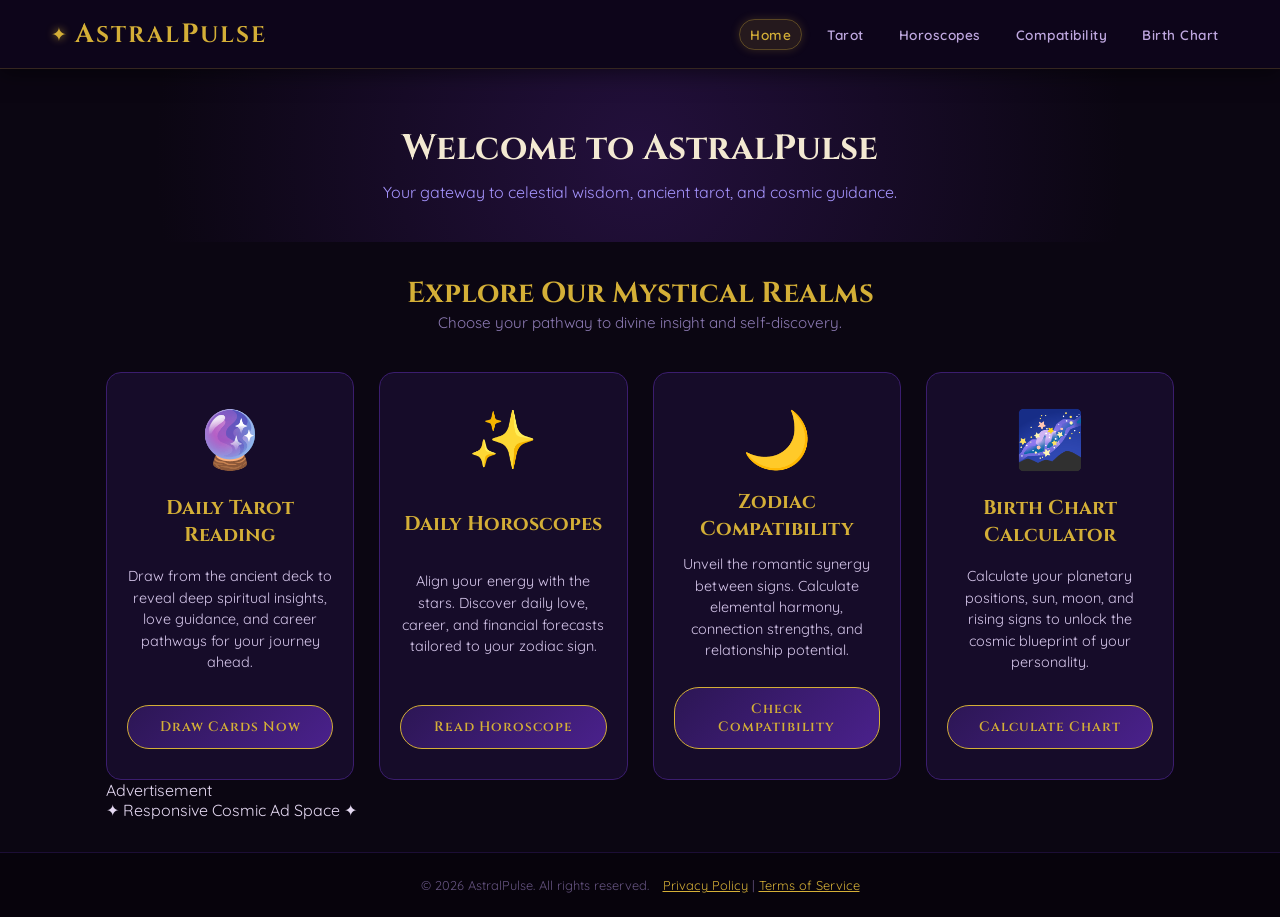
<file: index.html>
﻿<!DOCTYPE html>
<html lang="en">
<head>
    <meta charset="UTF-8">
    <meta name="viewport" content="width=device-width, initial-scale=1.0">
    <title>AstralPulse - Mystical Tarot, Horoscopes & Oracle Portal</title>
    <link rel="preconnect" href="https://fonts.googleapis.com">
    <link rel="preconnect" href="https://fonts.gstatic.com" crossorigin>
    <link href="https://fonts.googleapis.com/css2?family=Cinzel:wght@400;600;700&family=Quicksand:wght@300;400;600&display=swap" rel="stylesheet">
    <link rel="stylesheet" href="style.css">
    <script async src="https://pagead2.googlesyndication.com/pagead/js/adsbygoogle.js?client=ca-pub-5930314227808889"
     crossorigin="anonymous"></script>
    <meta name="google-site-verification" content="dCcmmJa0ZZtTsWSqh6yzG5NFSJn7IpvnwFUlC-2mjzw" />
</head>
<body>

    <!-- Header & Navigation -->
    <header class="navbar">
        <div class="logo">
            <a href="index.html">
                <span class="logo-symbol">✦</span>
                <h1><span class="brand-cap">A</span>STRAL<span class="brand-cap">P</span>ULSE</h1>
            </a>
        </div>
        <nav>
            <ul>
                <li><a href="index.html" class="active">Home</a></li>
                <li><a href="tarot.html">Tarot</a></li>
                <li><a href="horoscopes.html">Horoscopes</a></li>
                <li><a href="compatibility.html">Compatibility</a></li>
                <li><a href="birthchart.html">Birth Chart</a></li>
            </ul>
        </nav>
    </header>

    <!-- Main Hero Section -->
    <section class="hero">
        <h2>Welcome to AstralPulse</h2>
        <p>Your gateway to celestial wisdom, ancient tarot, and cosmic guidance.</p>
    </section>

    <!-- Portal Services Features Section -->
    <main class="container">
        <div class="section-title">
            <h2>Explore Our Mystical Realms</h2>
            <p>Choose your pathway to divine insight and self-discovery.</p>
        </div>

        <!-- Features Grid -->
        <div class="features-grid">

            <!-- Feature 1: Tarot -->
            <div class="feature-card">
                <div class="feature-icon">🔮</div>
                <h3>Daily Tarot Reading</h3>
                <p>Draw from the ancient deck to reveal deep spiritual insights, love guidance, and career pathways for your journey ahead.</p>
                <a href="tarot.html" class="cta-button">Draw Cards Now</a>
            </div>

            <!-- Feature 2: Horoscopes -->
            <div class="feature-card">
                <div class="feature-icon">✨</div>
                <h3>Daily Horoscopes</h3>
                <p>Align your energy with the stars. Discover daily love, career, and financial forecasts tailored to your zodiac sign.</p>
                <a href="horoscopes.html" class="cta-button">Read Horoscope</a>
            </div>

            <!-- Feature 3: Compatibility -->
            <div class="feature-card">
                <div class="feature-icon">🌙</div>
                <h3>Zodiac Compatibility</h3>
                <p>Unveil the romantic synergy between signs. Calculate elemental harmony, connection strengths, and relationship potential.</p>
                <a href="compatibility.html" class="cta-button">Check Compatibility</a>
            </div>

            <!-- Feature 4: Birth Chart -->
            <div class="feature-card">
                <div class="feature-icon">🌌</div>
                <h3>Birth Chart Calculator</h3>
                <p>Calculate your planetary positions, sun, moon, and rising signs to unlock the cosmic blueprint of your personality.</p>
                <a href="birthchart.html" class="cta-button">Calculate Chart</a>
            </div>

        </div>

        <!-- Google AdSense Banner Slot -->
        <div class="ad-slot-container">
            <span class="ad-disclaimer">Advertisement</span>
            <div class="ad-placeholder">
                <!-- Google AdSense script unit will be placed here -->
                ✦ Responsive Cosmic Ad Space ✦
            </div>
        </div>
    </main>

    <!-- Footer -->
    <footer>
        <p>&copy; 2026 AstralPulse. All rights reserved. <a href="privacy.html" style="color: #d4af37; text-decoration: underline; margin-left: 10px;">Privacy Policy</a> | <a href="terms.html" style="color: #d4af37; text-decoration: underline;">Terms of Service</a></p>
    </footer>

    <script src="script.js"></script>
</body>
</html>
</file>
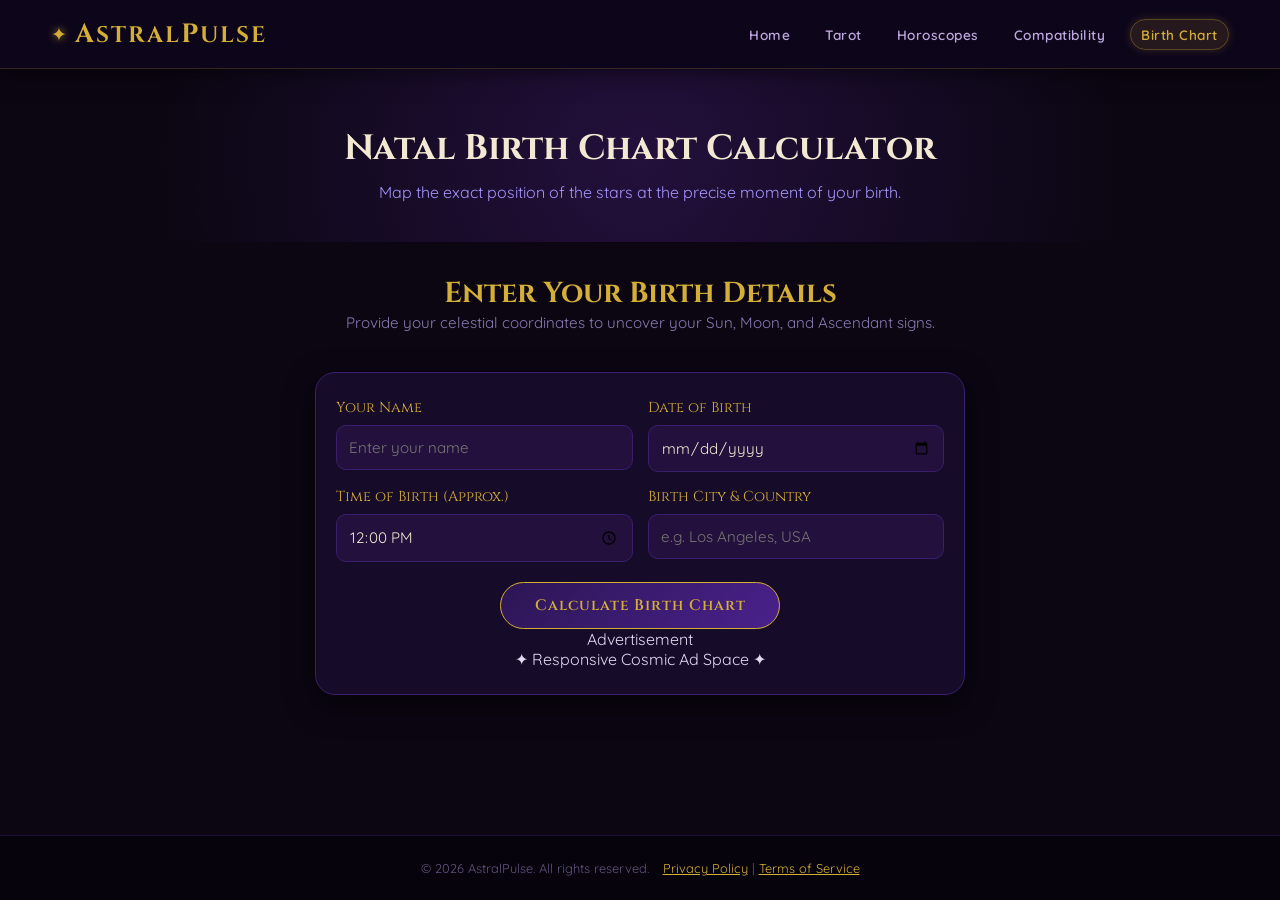
<file: birthchart.html>
﻿<!DOCTYPE html>
<html lang="en">
<head>
    <meta charset="UTF-8">
    <meta name="viewport" content="width=device-width, initial-scale=1.0">
    <title>Birth Chart Calculator - AstralPulse</title>
    <link rel="preconnect" href="https://fonts.googleapis.com">
    <link rel="preconnect" href="https://fonts.gstatic.com" crossorigin>
    <link href="https://fonts.googleapis.com/css2?family=Cinzel:wght@400;600;700&family=Quicksand:wght@300;400;600&display=swap" rel="stylesheet">
    <link rel="stylesheet" href="style.css">
    <script async src="https://pagead2.googlesyndication.com/pagead/js/adsbygoogle.js?client=ca-pub-5930314227808889"
     crossorigin="anonymous"></script>
</head>
<body>

    <!-- Header & Navigation -->
    <header class="navbar">
        <div class="logo">
            <a href="index.html">
                <span class="logo-symbol">✦</span>
                <h1><span class="brand-cap">A</span>STRAL<span class="brand-cap">P</span>ULSE</h1>
            </a>
        </div>
        <nav>
            <ul>
                <li><a href="index.html">Home</a></li>
                <li><a href="tarot.html">Tarot</a></li>
                <li><a href="horoscopes.html">Horoscopes</a></li>
                <li><a href="compatibility.html">Compatibility</a></li>
                <li><a href="birthchart.html" class="active">Birth Chart</a></li>
            </ul>
        </nav>
    </header>

    <!-- Main Hero Section -->
    <section class="hero">
        <h2>Natal Birth Chart Calculator</h2>
        <p>Map the exact position of the stars at the precise moment of your birth.</p>
    </section>

    <!-- Birth Chart Form Section -->
    <main class="container">
        <div class="section-title">
            <h2>Enter Your Birth Details</h2>
            <p>Provide your celestial coordinates to uncover your Sun, Moon, and Ascendant signs.</p>
        </div>

        <div class="compatibility-card">
            <div class="birth-form-grid">

                <!-- Name -->
                <div class="select-group">
                    <label for="birth-name">Your Name</label>
                    <input type="text" id="birth-name" placeholder="Enter your name" class="birth-input">
                </div>

                <!-- Date of Birth -->
                <div class="select-group">
                    <label for="birth-date">Date of Birth</label>
                    <input type="date" id="birth-date" class="birth-input">
                </div>

                <!-- Time of Birth -->
                <div class="select-group">
                    <label for="birth-time">Time of Birth (Approx.)</label>
                    <input type="time" id="birth-time" class="birth-input" value="12:00">
                </div>

                <!-- Birth Place -->
                <div class="select-group">
                    <label for="birth-place">Birth City & Country</label>
                    <input type="text" id="birth-place" placeholder="e.g. Los Angeles, USA" class="birth-input">
                </div>

            </div>

            <button class="cta-button calculate-btn" onclick="calculateBirthChart()" style="margin-top: 20px;">Calculate Birth Chart</button>

            <!-- Results Display Area -->
            <div id="birthchart-result" class="result-box">
                <h3 id="chart-result-title">Your Celestial Blueprint</h3>

                <div class="chart-results-stack">
                    <div class="h-text-box" style="text-align: left; margin-top: 15px;">
                        <h3 id="sun-sign-title">☀️ Sun Sign (Core Identity)</h3>
                        <p id="sun-desc">Analyzing solar position...</p>
                    </div>
                    <div class="h-text-box" style="text-align: left;">
                        <h3 id="moon-sign-title">🌙 Moon Sign (Inner Emotions)</h3>
                        <p id="moon-desc">Analyzing lunar phase...</p>
                    </div>
                    <div class="h-text-box" style="text-align: left;">
                        <h3 id="rising-sign-title">⭐ Ascendant / Rising Sign (Outer Persona)</h3>
                        <p id="rising-desc">Calculating horizon alignment...</p>
                    </div>
                </div>
            </div>

            <!-- Google AdSense Banner Slot -->
            <div class="ad-slot-container">
                <span class="ad-disclaimer">Advertisement</span>
                <div class="ad-placeholder">
                    <!-- Google AdSense script unit will be placed here -->
                    ✦ Responsive Cosmic Ad Space ✦
                </div>
            </div>

        </div>
    </main>

    <!-- Footer -->
    <footer>
        <p>&copy; 2026 AstralPulse. All rights reserved. <a href="privacy.html" style="color: #d4af37; text-decoration: underline; margin-left: 10px;">Privacy Policy</a> | <a href="terms.html" style="color: #d4af37; text-decoration: underline;">Terms of Service</a></p>
    </footer>

    <script src="script.js"></script>
</body>
</html>
</file>
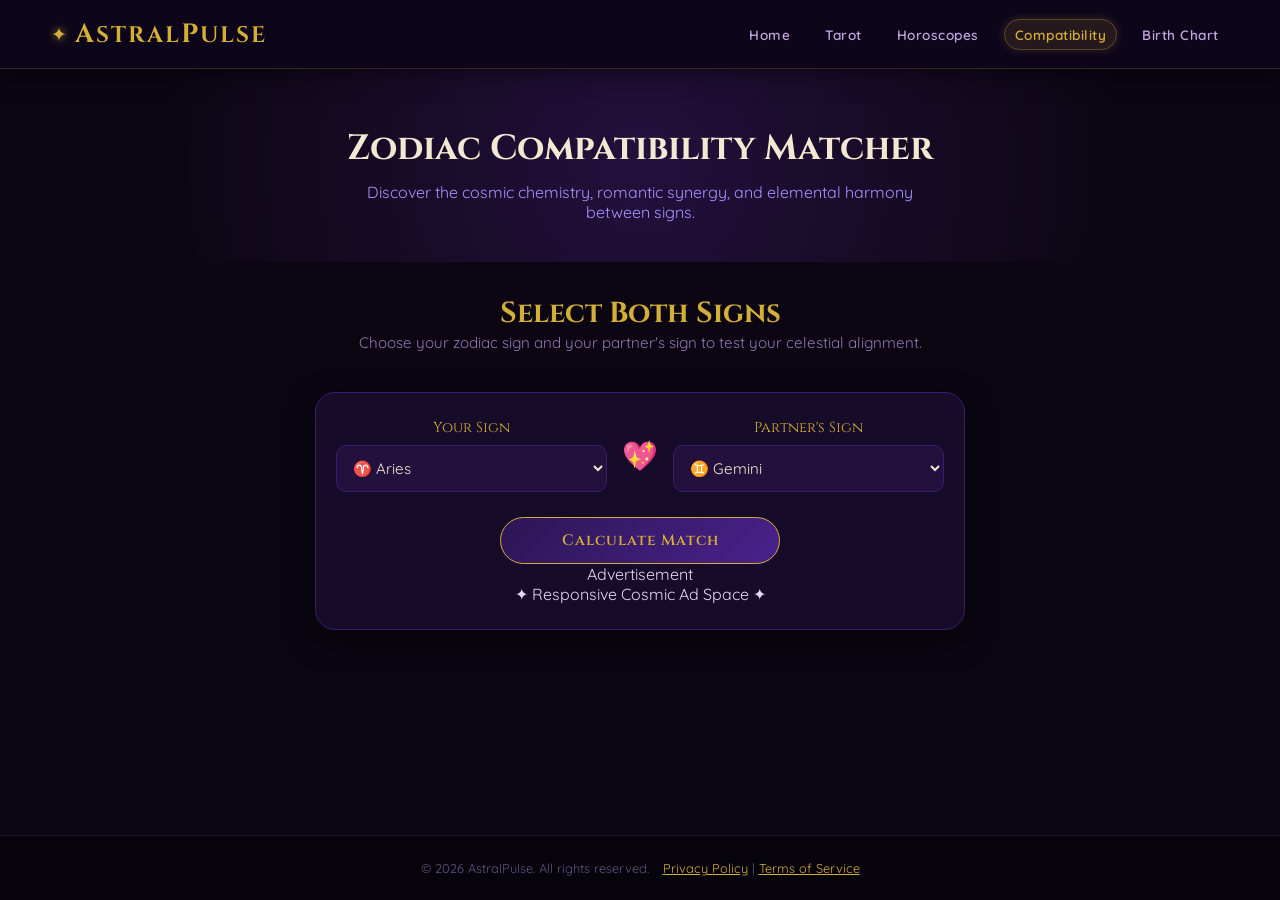
<file: compatibility.html>
﻿<!DOCTYPE html>
<html lang="en">
<head>
    <meta charset="UTF-8">
    <meta name="viewport" content="width=device-width, initial-scale=1.0">
    <title>Zodiac Compatibility - AstralPulse</title>
    <link rel="preconnect" href="https://fonts.googleapis.com">
    <link rel="preconnect" href="https://fonts.gstatic.com" crossorigin>
    <link href="https://fonts.googleapis.com/css2?family=Cinzel:wght@400;600;700&family=Quicksand:wght@300;400;600&display=swap" rel="stylesheet">
    <link rel="stylesheet" href="style.css">
    <script async src="https://pagead2.googlesyndication.com/pagead/js/adsbygoogle.js?client=ca-pub-5930314227808889"
     crossorigin="anonymous"></script>
</head>
<body>

    <!-- Header & Navigation -->
    <header class="navbar">
        <div class="logo">
            <a href="index.html">
                <span class="logo-symbol">✦</span>
                <h1><span class="brand-cap">A</span>STRAL<span class="brand-cap">P</span>ULSE</h1>
            </a>
        </div>
        <nav>
            <ul>
                <li><a href="index.html">Home</a></li>
                <li><a href="tarot.html">Tarot</a></li>
                <li><a href="horoscopes.html">Horoscopes</a></li>
                <li><a href="compatibility.html" class="active">Compatibility</a></li>
                <li><a href="birthchart.html">Birth Chart</a></li>
            </ul>
        </nav>
    </header>

    <!-- Main Hero Section -->
    <section class="hero">
        <h2>Zodiac Compatibility Matcher</h2>
        <p>Discover the cosmic chemistry, romantic synergy, and elemental harmony between signs.</p>
    </section>

    <!-- Compatibility Form Section -->
    <main class="container">
        <div class="section-title">
            <h2>Select Both Signs</h2>
            <p>Choose your zodiac sign and your partner's sign to test your celestial alignment.</p>
        </div>

        <div class="compatibility-card">
            <div class="signs-selection">

                <!-- Sign 1 Selection -->
                <div class="select-group">
                    <label for="sign1">Your Sign</label>
                    <select id="sign1">
                        <option value="Aries">♈ Aries</option>
                        <option value="Taurus">♉ Taurus</option>
                        <option value="Gemini">♊ Gemini</option>
                        <option value="Cancer">♋ Cancer</option>
                        <option value="Leo">♌ Leo</option>
                        <option value="Virgo">♍ Virgo</option>
                        <option value="Libra">♎ Libra</option>
                        <option value="Scorpio">♏ Scorpio</option>
                        <option value="Sagittarius">♐ Sagittarius</option>
                        <option value="Capricorn">♑ Capricorn</option>
                        <option value="Aquarius">♒ Aquarius</option>
                        <option value="Pisces">♓ Pisces</option>
                    </select>
                </div>

                <div class="heart-divider">💖</div>

                <!-- Sign 2 Selection -->
                <div class="select-group">
                    <label for="sign2">Partner's Sign</label>
                    <select id="sign2">
                        <option value="Aries">♈ Aries</option>
                        <option value="Taurus">♉ Taurus</option>
                        <option value="Gemini" selected>♊ Gemini</option>
                        <option value="Cancer">♋ Cancer</option>
                        <option value="Leo">♌ Leo</option>
                        <option value="Virgo">♍ Virgo</option>
                        <option value="Libra">♎ Libra</option>
                        <option value="Scorpio">♏ Scorpio</option>
                        <option value="Sagittarius">♐ Sagittarius</option>
                        <option value="Capricorn">♑ Capricorn</option>
                        <option value="Aquarius">♒ Aquarius</option>
                        <option value="Pisces">♓ Pisces</option>
                    </select>
                </div>

            </div>

            <button class="cta-button calculate-btn" onclick="checkCompatibility()">Calculate Match</button>

            <!-- Results Display Area -->
            <div id="compatibility-result" class="result-box">
                <h3 id="match-title">Cosmic Synergy</h3>
                <div class="percentage-badge" id="match-score">88%</div>
                <p id="match-desc">Loading cosmic alignment details...</p>
            </div>

            <!-- Google AdSense Banner Slot -->
            <div class="ad-slot-container">
                <span class="ad-disclaimer">Advertisement</span>
                <div class="ad-placeholder">
                    <!-- Google AdSense script unit will be placed here -->
                    ✦ Responsive Cosmic Ad Space ✦
                </div>
            </div>

        </div>
    </main>

    <!-- Footer -->
    <footer>
        <p>&copy; 2026 AstralPulse. All rights reserved. <a href="privacy.html" style="color: #d4af37; text-decoration: underline; margin-left: 10px;">Privacy Policy</a> | <a href="terms.html" style="color: #d4af37; text-decoration: underline;">Terms of Service</a></p>
    </footer>

    <script src="script.js"></script>
</body>
</html>
</file>
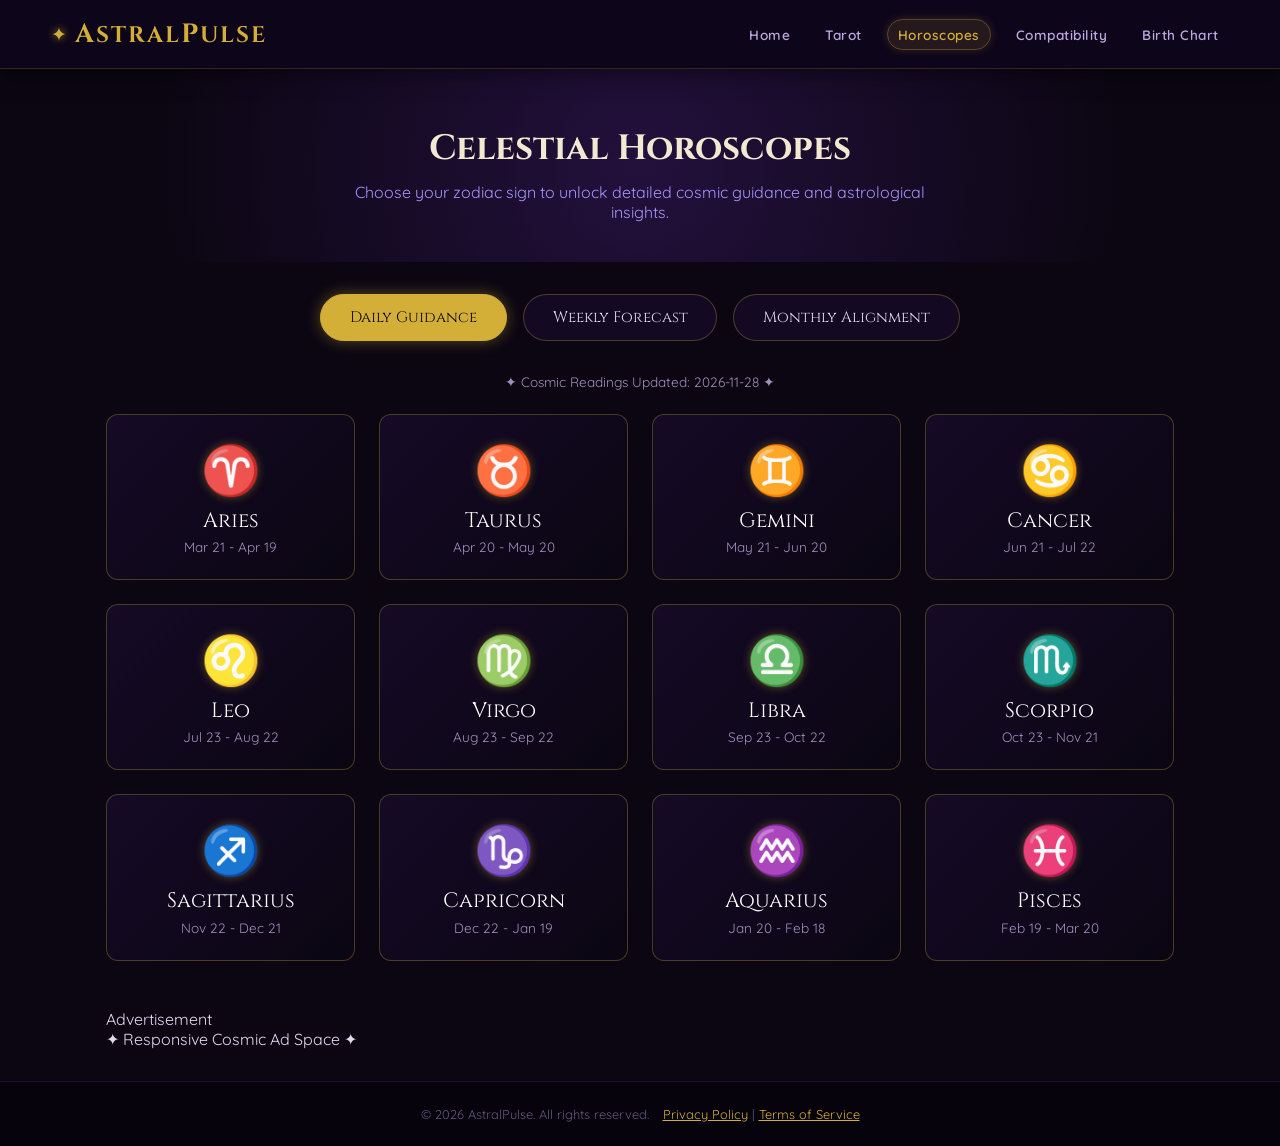
<file: horoscopes.html>
﻿<!DOCTYPE html>
<html lang="en">
<head>
    <meta charset="UTF-8">
    <meta name="viewport" content="width=device-width, initial-scale=1.0">
    <title>AstralPulse - Daily Horoscopes</title>
    <link href="https://fonts.googleapis.com/css2?family=Cinzel:wght@500;700&family=Quicksand:wght@400;600&display=swap" rel="stylesheet">
    <link rel="stylesheet" href="style.css">
    <script async src="https://pagead2.googlesyndication.com/pagead/js/adsbygoogle.js?client=ca-pub-5930314227808889"
     crossorigin="anonymous"></script>
    <style>
        .horoscope-timeframe-tabs {
            display: flex;
            justify-content: center;
            gap: 1rem;
            margin-bottom: 2rem;
        }

        .tab-btn {
            background: rgba(23, 11, 41, 0.8);
            border: 1px solid rgba(212, 175, 55, 0.3);
            color: #e0d8f0;
            padding: 0.75rem 1.8rem;
            border-radius: 30px;
            font-family: 'Cinzel', serif;
            font-size: 0.95rem;
            cursor: pointer;
            transition: all 0.3s ease;
        }

            .tab-btn:hover, .tab-btn.active {
                background: #d4af37;
                color: #0b0612;
                border-color: #d4af37;
                box-shadow: 0 0 15px rgba(212, 175, 55, 0.4);
            }

        /* Zodiac Selection Grid */
        .zodiac-grid {
            display: grid;
            grid-template-columns: repeat(auto-fill, minmax(220px, 1fr));
            gap: 1.5rem;
            margin-bottom: 3rem;
        }

        .zodiac-card-select {
            background: linear-gradient(135deg, rgba(23, 11, 41, 0.9), rgba(11, 6, 18, 0.95));
            border: 1px solid rgba(212, 175, 55, 0.3);
            border-radius: 12px;
            padding: 1.5rem 1rem;
            text-align: center;
            cursor: pointer;
            transition: all 0.3s ease;
        }

            .zodiac-card-select:hover {
                transform: translateY(-5px);
                border-color: #d4af37;
                box-shadow: 0 8px 20px rgba(212, 175, 55, 0.3);
            }

        .zodiac-symbol {
            font-size: 3rem;
            color: #d4af37;
            margin-bottom: 0.5rem;
            text-shadow: 0 0 10px rgba(212, 175, 55, 0.4);
        }

        .zodiac-name {
            font-family: 'Cinzel', serif;
            font-size: 1.3rem;
            color: #ffffff;
            margin-bottom: 0.2rem;
        }

        .zodiac-dates {
            font-size: 0.85rem;
            color: #a090c0;
        }

        /* Detailed Single View Box */
        .selected-horoscope-view {
            max-width: 750px;
            margin: 0 auto 3rem auto;
            background: linear-gradient(135deg, rgba(23, 11, 41, 0.95), rgba(11, 6, 18, 0.98));
            border: 1px solid #d4af37;
            border-radius: 16px;
            padding: 2.5rem;
            box-shadow: 0 12px 35px rgba(0, 0, 0, 0.6), 0 0 25px rgba(212, 175, 55, 0.25);
            text-align: center;
            display: none;
            animation: fadeIn 0.4s ease-in-out;
        }

        @keyframes fadeIn {
            from {
                opacity: 0;
                transform: translateY(10px);
            }

            to {
                opacity: 1;
                transform: translateY(0);
            }
        }

        .back-btn {
            background: transparent;
            border: 1px solid rgba(212, 175, 55, 0.5);
            color: #d4af37;
            padding: 0.5rem 1.2rem;
            border-radius: 20px;
            font-family: 'Cinzel', serif;
            font-size: 0.85rem;
            cursor: pointer;
            margin-bottom: 1.5rem;
            transition: all 0.3s ease;
        }

            .back-btn:hover {
                background: rgba(212, 175, 55, 0.2);
                color: #fff;
            }

        .zodiac-element-tag {
            display: inline-block;
            padding: 0.3rem 1rem;
            background: rgba(212, 175, 55, 0.15);
            border: 1px solid rgba(212, 175, 55, 0.3);
            border-radius: 15px;
            font-size: 0.8rem;
            color: #e5c158;
            margin: 0.8rem 0 1.5rem 0;
            text-transform: uppercase;
            letter-spacing: 1px;
        }

        .zodiac-reading {
            font-family: 'Quicksand', sans-serif;
            color: #f0eaf8;
            font-size: 1.1rem;
            line-height: 1.8;
            text-align: left;
            border-top: 1px solid rgba(212, 175, 55, 0.2);
            padding-top: 1.5rem;
            margin-top: 1rem;
        }

        .last-updated-badge {
            text-align: center;
            color: #a090c0;
            font-size: 0.85rem;
            margin-bottom: 1.5rem;
            font-family: 'Quicksand', sans-serif;
        }
    </style>
</head>
<body>

    <!-- 1. Navbar Header -->
    <header class="navbar">
        <div class="logo">
            <a href="index.html">
                <span class="logo-symbol">✦</span>
                <h1><span class="brand-cap">A</span>STRAL<span class="brand-cap">P</span>ULSE</h1>
            </a>
        </div>
        <nav>
            <ul>
                <li><a href="index.html">Home</a></li>
                <li><a href="tarot.html">Tarot</a></li>
                <li><a href="horoscopes.html" class="active">Horoscopes</a></li>
                <li><a href="compatibility.html">Compatibility</a></li>
                <li><a href="birthchart.html">Birth Chart</a></li>
            </ul>
        </nav>
    </header>

    <!-- 2. Hero Section -->
    <section class="hero">
        <h2>Celestial Horoscopes</h2>
        <p>Choose your zodiac sign to unlock detailed cosmic guidance and astrological insights.</p>
    </section>

    <!-- 3. Main Container -->
    <main class="container">

        <div class="horoscope-timeframe-tabs">
            <button class="tab-btn active" onclick="setTimeframe('daily', this)">Daily Guidance</button>
            <button class="tab-btn" onclick="setTimeframe('weekly', this)">Weekly Forecast</button>
            <button class="tab-btn" onclick="setTimeframe('monthly', this)">Monthly Alignment</button>
        </div>

        <div class="last-updated-badge" id="lastUpdatedBadge">
            Updating cosmic energies...
        </div>

        <!-- Single Selected Sign View -->
        <div class="selected-horoscope-view" id="singleView">
            <button class="back-btn" onclick="resetToGrid()">← Choose Another Sign</button>
            <div class="zodiac-symbol" id="detailSymbol"></div>
            <div class="zodiac-name" id="detailName"></div>
            <div class="zodiac-dates" id="detailDates"></div>
            <span class="zodiac-element-tag" id="detailElement"></span>
            <div class="zodiac-reading" id="detailReading"></div>
        </div>

        <!-- All Zodiac Signs Selector Grid -->
        <div class="zodiac-grid" id="zodiacGrid"></div>

        <!-- Google AdSense Banner Slot -->
        <div class="ad-slot-container">
            <span class="ad-disclaimer">Advertisement</span>
            <div class="ad-placeholder">
                <!-- Google AdSense script unit will be placed here -->
                ✦ Responsive Cosmic Ad Space ✦
            </div>
        </div>

    </main>

    <!-- 4. Footer -->
    <footer>
        <p>&copy; 2026 AstralPulse. All rights reserved. <a href="privacy.html" style="color: #d4af37; text-decoration: underline; margin-left: 10px;">Privacy Policy</a> | <a href="terms.html" style="color: #d4af37; text-decoration: underline;">Terms of Service</a></p>
    </footer>

    <script>
        let horoscopeData = null;
        let currentTimeframe = 'daily';
        let selectedSignKey = null;

        async function loadHoroscopes() {
            try {
                const response = await fetch('data/horoscopes.json');
                if (!response.ok) throw new Error('Data file not found');
                horoscopeData = await response.json();

                document.getElementById('lastUpdatedBadge').innerText =
                    `✦ Cosmic Readings Updated: ${horoscopeData.lastUpdated} ✦`;

                renderGrid();
            } catch (error) {
                console.error('Error loading horoscope data:', error);
                document.getElementById('zodiacGrid').innerHTML =
                    '<p style="text-align:center; color:#e0d8f0; grid-column: 1/-1;">Unable to load horoscope readings. Please check back shortly.</p>';
            }
        }

        function setTimeframe(timeframe, btnElement) {
            currentTimeframe = timeframe;

            const tabs = document.querySelectorAll('.tab-btn');
            tabs.forEach(tab => tab.classList.remove('active'));
            if (btnElement) btnElement.classList.add('active');

            if (selectedSignKey) {
                renderSingleSign(selectedSignKey);
            }
        }

        function renderGrid() {
            if (!horoscopeData || !horoscopeData.signs) return;

            const grid = document.getElementById('zodiacGrid');
            grid.innerHTML = '';

            Object.keys(horoscopeData.signs).forEach(key => {
                const sign = horoscopeData.signs[key];

                const card = document.createElement('div');
                card.className = 'zodiac-card-select';
                card.onclick = () => selectSign(key);

                card.innerHTML = `
                                <div class="zodiac-symbol">${sign.symbol}</div>
                                <div class="zodiac-name">${sign.name}</div>
                                <div class="zodiac-dates">${sign.dates}</div>
                            `;

                grid.appendChild(card);
            });
        }

        function selectSign(key) {
            selectedSignKey = key;
            document.getElementById('zodiacGrid').style.display = 'none';
            document.getElementById('singleView').style.display = 'block';
            renderSingleSign(key);
            window.scrollTo({ top: 300, behavior: 'smooth' });
        }

        function renderSingleSign(key) {
            const sign = horoscopeData.signs[key];
            if (!sign) return;

            const reading = sign[currentTimeframe] || sign.daily || 'No guidance available for this timeframe.';

            document.getElementById('detailSymbol').innerText = sign.symbol;
            document.getElementById('detailName').innerText = sign.name;
            document.getElementById('detailDates').innerText = sign.dates;
            document.getElementById('detailElement').innerText = sign.element;
            document.getElementById('detailReading').innerHTML = reading;
        }

        function resetToGrid() {
            selectedSignKey = null;
            document.getElementById('singleView').style.display = 'none';
            document.getElementById('zodiacGrid').style.display = 'grid';
        }

        window.addEventListener('DOMContentLoaded', loadHoroscopes);
    </script>
</body>
</html>
</file>
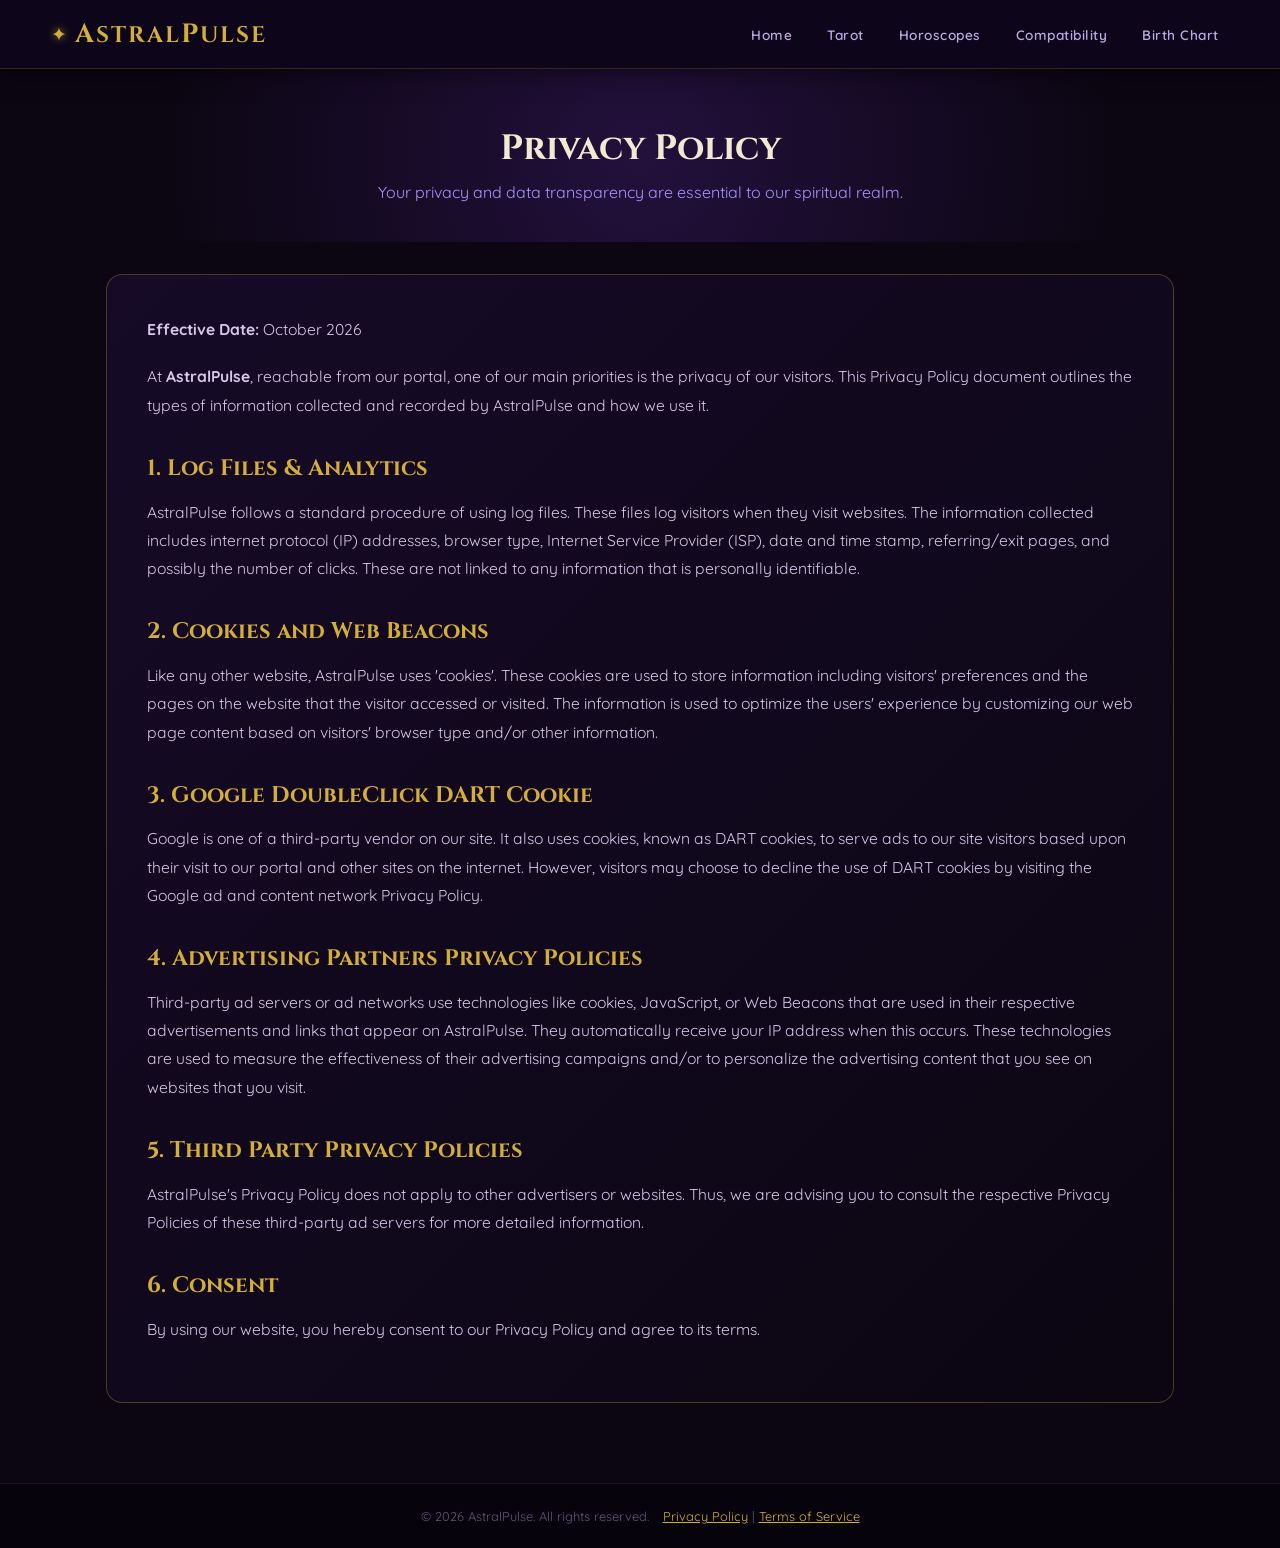
<file: privacy.html>
﻿<!DOCTYPE html>
<html lang="en">
<head>
    <meta charset="UTF-8">
    <meta name="viewport" content="width=device-width, initial-scale=1.0">
    <title>Privacy Policy - AstralPulse</title>
    <link rel="preconnect" href="https://fonts.googleapis.com">
    <link rel="preconnect" href="https://fonts.gstatic.com" crossorigin>
    <link href="https://fonts.googleapis.com/css2?family=Cinzel:wght@400;600;700&family=Quicksand:wght@300;400;600&display=swap" rel="stylesheet">
    <link rel="stylesheet" href="style.css">
    <script async src="https://pagead2.googlesyndication.com/pagead/js/adsbygoogle.js?client=ca-pub-5930314227808889"
     crossorigin="anonymous"></script>
    <style>
        .legal-content {
            background: linear-gradient(135deg, rgba(23, 11, 41, 0.95), rgba(11, 6, 18, 0.98));
            border: 1px solid rgba(212, 175, 55, 0.3);
            border-radius: 16px;
            padding: 2.5rem;
            color: #e0d8f0;
            line-height: 1.8;
            margin-bottom: 3rem;
        }

            .legal-content h3 {
                font-family: 'Cinzel', serif;
                color: #d4af37;
                font-size: 1.4rem;
                margin-top: 1.8rem;
                margin-bottom: 0.6rem;
            }

            .legal-content p {
                font-family: 'Quicksand', sans-serif;
                font-size: 0.98rem;
                margin-bottom: 1.2rem;
                color: #d6c7eb;
            }
    </style>
</head>
<body>

    <!-- Header & Navigation -->
    <header class="navbar">
        <div class="logo">
            <a href="index.html">
                <span class="logo-symbol">✦</span>
                <h1><span class="brand-cap">A</span>STRAL<span class="brand-cap">P</span>ULSE</h1>
            </a>
        </div>
        <nav>
            <ul>
                <li><a href="index.html">Home</a></li>
                <li><a href="tarot.html">Tarot</a></li>
                <li><a href="horoscopes.html">Horoscopes</a></li>
                <li><a href="compatibility.html">Compatibility</a></li>
                <li><a href="birthchart.html">Birth Chart</a></li>
            </ul>
        </nav>
    </header>

    <section class="hero">
        <h2>Privacy Policy</h2>
        <p>Your privacy and data transparency are essential to our spiritual realm.</p>
    </section>

    <main class="container">
        <div class="legal-content">
            <p><strong>Effective Date:</strong> October 2026</p>
            <p>At <strong>AstralPulse</strong>, reachable from our portal, one of our main priorities is the privacy of our visitors. This Privacy Policy document outlines the types of information collected and recorded by AstralPulse and how we use it.</p>

            <h3>1. Log Files & Analytics</h3>
            <p>AstralPulse follows a standard procedure of using log files. These files log visitors when they visit websites. The information collected includes internet protocol (IP) addresses, browser type, Internet Service Provider (ISP), date and time stamp, referring/exit pages, and possibly the number of clicks. These are not linked to any information that is personally identifiable.</p>

            <h3>2. Cookies and Web Beacons</h3>
            <p>Like any other website, AstralPulse uses 'cookies'. These cookies are used to store information including visitors' preferences and the pages on the website that the visitor accessed or visited. The information is used to optimize the users' experience by customizing our web page content based on visitors' browser type and/or other information.</p>

            <h3>3. Google DoubleClick DART Cookie</h3>
            <p>Google is one of a third-party vendor on our site. It also uses cookies, known as DART cookies, to serve ads to our site visitors based upon their visit to our portal and other sites on the internet. However, visitors may choose to decline the use of DART cookies by visiting the Google ad and content network Privacy Policy.</p>

            <h3>4. Advertising Partners Privacy Policies</h3>
            <p>Third-party ad servers or ad networks use technologies like cookies, JavaScript, or Web Beacons that are used in their respective advertisements and links that appear on AstralPulse. They automatically receive your IP address when this occurs. These technologies are used to measure the effectiveness of their advertising campaigns and/or to personalize the advertising content that you see on websites that you visit.</p>

            <h3>5. Third Party Privacy Policies</h3>
            <p>AstralPulse's Privacy Policy does not apply to other advertisers or websites. Thus, we are advising you to consult the respective Privacy Policies of these third-party ad servers for more detailed information.</p>

            <h3>6. Consent</h3>
            <p>By using our website, you hereby consent to our Privacy Policy and agree to its terms.</p>
        </div>
    </main>

    <!-- Footer -->
    <footer>
        <p>&copy; 2026 AstralPulse. All rights reserved. <a href="privacy.html" style="color: #d4af37; text-decoration: underline; margin-left: 10px;">Privacy Policy</a> | <a href="terms.html" style="color: #d4af37; text-decoration: underline;">Terms of Service</a></p>
    </footer>

</body>
</html>
</file>
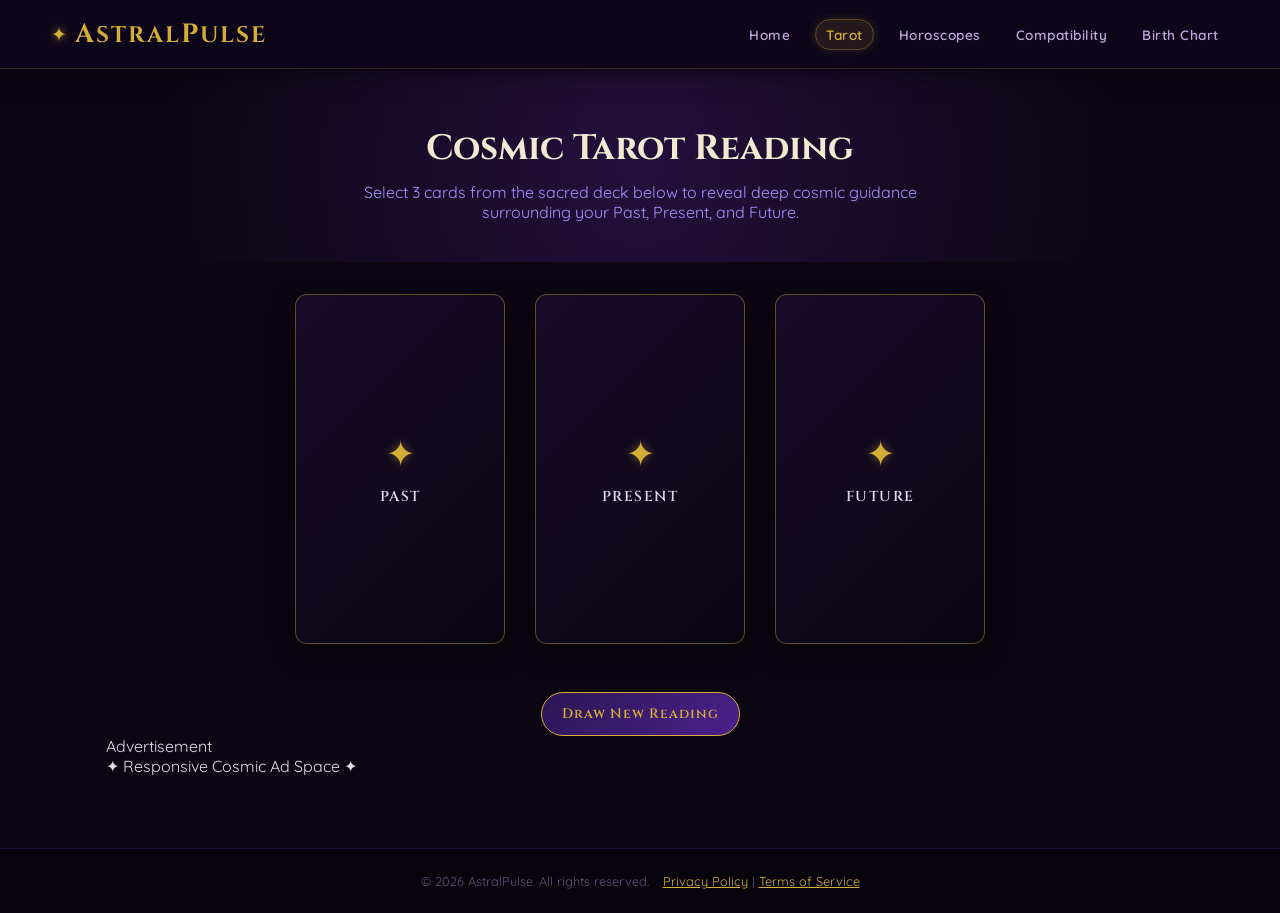
<file: tarot.html>
﻿    <!DOCTYPE html>
    <html lang="en">
    <head>
        <meta charset="UTF-8">
        <meta name="viewport" content="width=device-width, initial-scale=1.0">
        <title>AstralPulse - Cosmic Tarot Reading</title>
        <!-- Fonts -->
        <link href="https://fonts.googleapis.com/css2?family=Cinzel:wght@500;700&family=Quicksand:wght@400;600&display=swap" rel="stylesheet">
        
        <!-- Main Stylesheet -->
        <link rel="stylesheet" href="style.css">

        <script async src="https://pagead2.googlesyndication.com/pagead/js/adsbygoogle.js?client=ca-pub-5930314227808889"
     crossorigin="anonymous"></script>
        <style>
            /* Kartın Arka Yüzü - Yazı ve Sembol Kaymasını Önleyen Kusursuz Hizalama */
            .card-face.card-back {
                display: flex !important;
                flex-direction: column !important;
                justify-content: center !important;
                align-items: center !important;
                text-align: center !important;
                padding: 20px !important;
                box-sizing: border-box !important;
                width: 100% !important;
                height: 100% !important;
                background: linear-gradient(135deg, #170b29, #0b0612);
                border: 1px solid rgba(212, 175, 55, 0.4);
                border-radius: 12px;
            }

            .card-back .back-pattern {
                font-size: 2.2rem;
                color: #d4af37;
                margin-bottom: 12px;
                text-shadow: 0 0 10px rgba(212, 175, 55, 0.5);
            }

            .card-back span {
                color: #e0d8f0;
                font-family: 'Cinzel', serif;
                font-size: 0.9rem;
                font-weight: 600;
                letter-spacing: 1.5px;
                line-height: 1.4;
                max-width: 100%;
                word-wrap: break-word;
                text-transform: uppercase;
            }

            /* Detaylı Yorum Kutuları İçin Stil */
            .card-detail-box {
                background: linear-gradient(135deg, rgba(23, 11, 41, 0.95), rgba(11, 6, 18, 0.98));
                border: 1px solid rgba(212, 175, 55, 0.4);
                border-radius: 12px;
                padding: 1.8rem;
                margin-bottom: 1.5rem;
                box-shadow: 0 8px 32px rgba(0, 0, 0, 0.5);
                display: none;
                opacity: 0;
                transform: translateY(15px);
                transition: all 0.5s ease-in-out;
            }

                .card-detail-box.active {
                    display: block;
                    opacity: 1;
                    transform: translateY(0);
                }

                .card-detail-box h3 {
                    font-family: 'Cinzel', serif;
                    color: #d4af37;
                    font-size: 1.5rem;
                    margin-bottom: 1rem;
                    border-bottom: 1px solid rgba(212, 175, 55, 0.2);
                    padding-bottom: 0.5rem;
                }

            .card-detail-section {
                margin-bottom: 1rem;
            }

                .card-detail-section h4 {
                    font-family: 'Cinzel', serif;
                    color: #e5c158;
                    font-size: 1.05rem;
                    margin-bottom: 0.3rem;
                    display: flex;
                    align-items: center;
                    gap: 0.5rem;
                }

                .card-detail-section p {
                    font-family: 'Quicksand', sans-serif;
                    color: #e0d8f0;
                    line-height: 1.6;
                    font-size: 0.95rem;
                }
        </style>
    </head>
    <body>

        <!-- Header & Navigation -->
        <header class="navbar">
            <div class="logo">
                <a href="index.html">
                    <span class="logo-symbol">✦</span>
                    <h1><span class="brand-cap">A</span>STRAL<span class="brand-cap">P</span>ULSE</h1>
                </a>
            </div>
            <nav>
                <ul>
                    <li><a href="index.html">Home</a></li>
                    <li><a href="tarot.html" class="active">Tarot</a></li>
                    <li><a href="horoscopes.html">Horoscopes</a></li>
                    <li><a href="compatibility.html">Compatibility</a></li>
                    <li><a href="birthchart.html">Birth Chart</a></li>
                </ul>
            </nav>
        </header>

        <!-- 2. Hero Section -->
        <section class="hero">
            <h2>Cosmic Tarot Reading</h2>
            <p>Select 3 cards from the sacred deck below to reveal deep cosmic guidance surrounding your Past, Present, and Future.</p>
        </section>

        <!-- 3. Main Container -->
        <main class="container">

            <!-- Card Selection Area -->
            <div class="tarot-deck" id="tarotDeck">
                <!-- JavaScript will dynamically render 3 face-down cards here -->
            </div>

            <!-- Draw New Cards Button -->
            <div style="text-align: center; margin-top: 1.5rem;">
                <button class="cta-button" onclick="initTarotDeck()">Draw New Reading</button>
            </div>
            <!-- Google AdSense Banner Slot -->
            <div class="ad-slot-container">
                <span class="ad-disclaimer">Advertisement</span>
                <div class="ad-placeholder">
                    <!-- Google AdSense script unit will be placed here -->
                    ✦ Responsive Cosmic Ad Space ✦
                </div>
            </div>
            <!-- Card Details & Deep Interpretations Container -->
            <div class="card-details-container" id="cardDetailsContainer" style="margin-top: 2.5rem;">
                <!-- Detailed card interpretations will appear here when flipped -->
            </div>

        </main>

        <!-- 4. Footer -->
        <footer>
            <p>&copy; 2026 AstralPulse. All rights reserved. <a href="privacy.html" style="color: #d4af37; text-decoration: underline; margin-left: 10px;">Privacy Policy</a> | <a href="terms.html" style="color: #d4af37; text-decoration: underline;">Terms of Service</a></p>
        </footer>

        <!-- Tarot Page JavaScript Logic -->
        <script>
            // Full 78-Card Tarot Deck Database with Comprehensive Interpretations
            const tarotDeckData = [
                // MAJOR ARCANA
                {
                    id: "00-TheFool", name: "0. The Fool", img: "images/00-TheFool.png",
                    general: "The Fool heralds pure beginnings, spontaneous adventure, and a leap of faith into the unknown. It urges you to embrace enthusiasm and leave fear behind, trusting that the universe will catch you as you step off the cliff of routine.",
                    love: "In love, expect exciting new encounters, playful romantic spontaneity, or a fresh start in an existing relationship. Be willing to open your heart without past baggage.",
                    career: "In career, an innovative project, an uncharted business venture, or a complete career shift is appearing. Fortune favors bold risks and unconventional ideas right now."
                },
                {
                    id: "01-TheMagician", name: "I. The Magician", img: "images/01-TheMagician.png",
                    general: "The Magician brings the power of manifestation, willpower, and personal resourcefulness. You hold all four elemental tools needed to transform your visions into tangible reality. Align your focus and act with unwavering intent.",
                    love: "A powerful, magnetic attraction is forming. In relationships, clear communication and taking initiative will align you and your partner toward shared goals.",
                    career: "Your skills, talent, and persuasiveness are at their peak. It is an optimal time to launch projects, pitch ideas, or ask for advancements."
                },
                {
                    id: "02-TheHighPriestess", name: "II. The High Priestess", img: "images/02-TheHighPriestess.png",
                    general: "The High Priestess sits at the gateway of intuition, sacred mystery, and subconscious depth. She advises you to look beyond surface appearances and trust your inner voice, dreams, and gut feelings over cold logic.",
                    love: "Deep emotional or spiritual connections are at play. Secret feelings or hidden aspects of a relationship may soon surface; rely on your intuition rather than rushing to conclusions.",
                    career: "Exercise patience and discretion. Gather insights quietly rather than revealing all your plans right away. Hidden opportunities or creative inspiration will guide your path."
                },
                {
                    id: "03-TheEmpress", name: "III. The Empress", img: "images/03-TheEmpress.png",
                    general: "The Empress embodies fertility, natural abundance, maternal warmth, and sensual creativity. She signifies a period of lush growth, comfort, and nurturing your passions into fruition.",
                    love: "Harbors deep affection, harmony, and romantic fulfillment. It often points to pregnancy, starting a home, or experiencing unconditional care and unconditional love.",
                    career: "Projects you have nurtured are ready to bloom into profitable endeavors. Creativity and collaborative harmony will bring financial and professional growth."
                },
                {
                    id: "04-TheEmperor", name: "IV. The Emperor", img: "images/04-TheEmperor.png",
                    general: "The Emperor signifies authority, structure, discipline, and solid foundations. He calls for strategic planning, clear boundaries, and taking decisive control of your life's direction.",
                    love: "Points to a stable, grounded, and dependable partnership. However, beware of stubbornness, power struggles, or over-controlling tendencies.",
                    career: "Organization and systematic execution are your keys to success. Leadership roles, promotions, or establishing order in business affairs will yield stability."
                },
                {
                    id: "05-TheHierophant", name: "V. The Hierophant", img: "images/05-TheHierophant.png",
                    general: "The Hierophant connects you with tradition, spiritual wisdom, mentorship, and structured belief systems. It encourages honoring proven methods, education, or seeking guidance from experienced advisors.",
                    love: "Commitment, traditional values, or marriage are highlighted. Aligning shared core values and mutual spiritual respect is essential for long-term bonding.",
                    career: "Working within established institutional guidelines or partnering with a trusted mentor will bring stability and professional advancement."
                },
                {
                    id: "06-TheLovers", name: "VI. The Lovers", img: "images/06-TheLovers.png",
                    general: "The Lovers represents harmony, profound connections, and pivotal choices rooted in core personal values. It is about aligning your heart and mind to make decisions that resonate with your true self.",
                    love: "Soulmate energy, passionate harmony, and deep mutual respect. It heralds choosing commitment or resolving dualities within a relationship.",
                    career: "Important business partnerships or ethical choices lie ahead. Aligning yourself with partners who share your integrity will lead to mutual success."
                },
                {
                    id: "07-TheChariot", name: "VII. The Chariot", img: "images/07-TheChariot.png",
                    general: "The Chariot symbolizes triumph, willpower, ambition, and overcoming opposing forces through focused momentum. Harness your inner discipline and navigate through challenges with unshakeable resolve.",
                    love: "Overcoming emotional obstacles together through determination. It urges you to take charge of your romantic journey rather than letting circumstances dictate it.",
                    career: "A period of high drive, rapid career progression, or overcoming tough market competition. Focus on your goals and push through with relentless perseverance."
                },
                {
                    id: "08-Strength", name: "VIII. Strength", img: "images/08-Strength.png",
                    general: "Strength represents quiet courage, patience, compassion, and mastering base desires or fear with gentle grace rather than brutal force. True power comes from emotional maturity and resilience.",
                    love: "Patience, gentle understanding, and unconditional forgiveness strengthen romantic bonds. Taming hot tempers with warmth will heal friction.",
                    career: "Persist through workplace challenges with calm composure and diplomacy. Your resilience and steady hand under pressure will earn lasting respect."
                },
                {
                    id: "09-TheHermit", name: "IX. The Hermit", img: "images/09-TheHermit.png",
                    general: "The Hermit calls for introspection, solitude, and stepping back from external noise to discover your true inner lantern. It is a period of self-reflection, soul-searching, and spiritual illumination.",
                    love: "Taking time to understand your personal emotional needs. Single individuals may need solitude to heal, while couples benefit from deep, quiet introspection.",
                    career: "A time to re-evaluate career goals, analyze strategies, or work independently away from office politics. Quality and authenticity outweigh speed."
                },
                {
                    id: "10-WheelOfFortune", name: "X. Wheel of Fortune", img: "images/10-WheelOfFortune.png",
                    general: "The Wheel of Fortune signifies cosmic cycles, destiny, good luck, and inevitable change. The universe is shifting gears; expect sudden turns of events that bring karma and alignment.",
                    love: "Fated encounters, unexpected romantic twists, or positive turning points in relationships. Embrace the shifting tides of fate.",
                    career: "A stroke of financial luck, unexpected job offers, or favorable market shifts. Adapt quickly to incoming opportunities."
                },
                {
                    id: "11-Justice", name: "XI. Justice", img: "images/11-Justice.png",
                    general: "Justice brings truth, accountability, fairness, and karma into focus. Your past actions and decisions will bring proportional outcomes; act with integrity and balance your logic.",
                    love: "Fairness, honesty, and equal give-and-take in relationships. Outstanding issues or legal marital matters will reach an equitable resolution.",
                    career: "Contract negotiations, legal disputes, or performance reviews will be resolved fairly. Honesty and transparency are paramount."
                },
                {
                    id: "12-TheHangedMan", name: "XII. The Hanged Man", img: "images/12-TheHangedMan.png",
                    general: "The Hanged Man invites surrender, intentional pause, and viewing circumstances from an inverted perspective. Letting go of rigid control allows spiritual breakthroughs to take place.",
                    love: "Relationships may feel temporarily paused or in limbo. Use this waiting period to gain fresh emotional perspectives instead of forcing outcomes.",
                    career: "Projects may face temporary delays. Take a step back to re-evaluate plans; rushing now will only cause frustration."
                },
                {
                    id: "13-Death", name: "XIII. Death", img: "images/13-Death.png",
                    general: "Death represents profound transformation, necessary endings, and sweeping away the old to allow rebirth. Release stagnant habits, patterns, or chapters to step into a fresh future.",
                    love: "Closing painful romantic chapters, shedding toxic relationship dynamics, or evolving into a brand new era of emotional maturity.",
                    career: "Leaving an unfulfilling job, sunsetting outdated business models, or transitioning into a completely new professional field."
                },
                {
                    id: "14-Temperance", name: "XIV. Temperance", img: "images/14-Temperance.png",
                    general: "Temperance brings moderation, inner peace, alchemy, and harmonious synthesis. It urges you to blend contrasting life elements with patience and calm balance.",
                    love: "Deep emotional harmony, mutual compromise, and tranquil bonding. A peaceful period where conflicts dissolve smoothly.",
                    career: "Steady, measured career progress. Avoid extreme financial risks or rash workplace decisions; steady collaboration is key."
                },
                {
                    id: "15-TheDevil", name: "XV. The Devil", img: "images/15-TheDevil.png",
                    general: "The Devil highlights unhealthy attachments, material illusions, addictive patterns, and feeling trapped by shadow desires. It reminds you that the chains binding you are often self-imposed.",
                    love: "Obsessive attraction, codependency, or toxic relationship loops. Examine whether fear or obsession is driving your romantic choices.",
                    career: "Feeling trapped in a high-stress job purely for financial security, or dealing with workplace toxicity. Reclaim your personal agency."
                },
                {
                    id: "16-TheTower", name: "XVI. The Tower", img: "images/16-TheTower.png",
                    general: "The Tower brings sudden upheaval, shattering of illusions, and cosmic liberation. While disruptive, lightning strikes destroy false foundations so that absolute truth can rebuild your life.",
                    love: "Sudden realizations, breaking down of secrets, or abrupt relationship shifts. Though shocking, it clears away deceit.",
                    career: "Unexpected organizational changes, job restructuring, or sudden project cancellations. Look for the silver lining in building anew."
                },
                {
                    id: "17-TheStar", name: "XVII. The Star", img: "images/17-TheStar.png",
                    general: "The Star brings hope, spiritual renewal, inspiration, and divine blessing following a storm. It shines a tranquil light, reassuring you that your path is blessed with peace and clarity.",
                    love: "Deep emotional healing, renewed faith in romance, and serene bonding. A beautiful time for vulnerable, heart-centered intimacy.",
                    career: "Inspiration, creative breakthroughs, and long-term career optimism. Your talents will gain recognition and quiet admiration."
                },
                {
                    id: "18-TheMoon", name: "XVIII. The Moon", img: "images/18-TheMoon.png",
                    general: "The Moon reveals the realm of illusions, subconscious fears, vivid dreams, and uncertainty. Not everything is as it appears; trust your intuitive compass through foggy waters.",
                    love: "Misunderstandings, unsaid emotions, or hidden insecurities may trigger anxiety. Seek clarity gently without making hasty assumptions.",
                    career: "Unclear business terms, hidden motives, or incomplete information. Double-check details and hold off on major commitments."
                },
                {
                    id: "19-TheSun", name: "XIX. The Sun", img: "images/19-TheSun.png",
                    general: "The Sun brings radiant joy, vitality, clarity, and magnificent success. It illuminates dark corners with warmth, positivity, and triumphant fulfillment across all endeavors.",
                    love: "Pure happiness, mutual celebration, transparency, and warmth in love. A vibrant, joyful period for romance and companionship.",
                    career: "Promotions, public accolades, profitable breakthroughs, and high energy. Everything you touch under this light prospers."
                },
                {
                    id: "20-Judgement", name: "XX. Judgement", img: "images/20-Judgement.png",
                    general: "Judgement heralds awakening, spiritual evaluation, and stepping into your higher calling. Reflect upon past lessons, forgive past mistakes, and rise renewed into your true purpose.",
                    love: "Critical turning points, forgiveness of past romantic mistakes, or making a lasting commitment based on absolute honesty.",
                    career: "Evaluating past career achievements, passing pivotal reviews, or answering a higher professional calling."
                },
                {
                    id: "21-TheWorld", name: "XXI. The World", img: "images/21-TheWorld.png",
                    general: "The World signifies ultimate completion, fulfillment, cosmic integration, and global horizons. You have successfully navigated an entire life lesson cycle and stand whole.",
                    love: "Reaching a sense of wholeness, marital fulfillment, or traveling the world with a beloved partner.",
                    career: "Successfully wrapping up major long-term projects, achieving global reach, or enjoying well-earned career mastery."
                },

                // MINOR ARCANA - WANDS
                {
                    id: "Wands01", name: "Ace of Wands", img: "images/Wands01.png",
                    general: "A burst of creative fire, fresh passion, and raw inspiration. A powerful spark is awakening your drive to create and conquer.",
                    love: "Passionate romance, magnetic chemistry, or an exciting new spark that revitalizes your love life.",
                    career: "An innovative business idea, new entrepreneurial venture, or high-energy career initiative."
                },
                {
                    id: "Wands02", name: "Two of Wands", img: "images/Wands02.png",
                    general: "Strategic planning, stepping beyond comfortable boundaries, and mapping out long-term expansion from a position of strength.",
                    love: "Planning future milestones together, discussing travel, or choosing between romantic paths.",
                    career: "Exploring international markets, partnership expansion, or choosing your next ambitious career trajectory."
                },
                {
                    id: "Wands03", name: "Three of Wands", img: "images/Wands03.png",
                    general: "Foresight, expansion, and watching your initial efforts begin to bear fruit. Ships of opportunity are arriving on your horizon.",
                    love: "Growing together, sharing big vision plans, or navigating long-distance romance with optimism.",
                    career: "Business ventures expanding, rewards from past investments, and international opportunities opening up."
                },
                {
                    id: "Wands04", name: "Four of Wands", img: "images/Wands04.png",
                    general: "Joyous celebration, domestic stability, homecoming, and milestone achievements with community and loved ones.",
                    love: "Weddings, housewarmings, or celebrating relationship milestones in a warm, welcoming environment.",
                    career: "Reaching key team project goals, celebrating workplace milestones, and enjoying a supportive work environment."
                },
                {
                    id: "Wands05", name: "Five of Wands", img: "images/Wands05.png",
                    general: "Spirited competition, clashing ego energy, and constructive conflict that ultimately sharpens your determination.",
                    love: "Bickering, small jealousies, or competing for attention. Channel this hot energy into playful excitement.",
                    career: "Office rivalry, brainstorming debates, or tough market competition. Rise above chaos with clear focus."
                },
                {
                    id: "Wands06", name: "Six of Wands", img: "images/Wands06.png",
                    general: "Victory, public recognition, triumph, and deserving applause for your perseverance.",
                    love: "Feeling cherished, admired, and celebrated by your partner or attracting admirers through confident charisma.",
                    career: "Promotions, public awards, successful product launches, and earning professional acclaim."
                },
                {
                    id: "Wands07", name: "Seven of Wands", img: "images/Wands07.png",
                    general: "Standing firm on high ground, defending your position, and holding your ground against incoming pressure.",
                    love: "Protecting your relationship from external interference or standing up for your personal emotional values.",
                    career: "Defending your ideas, maintaining market leadership against competitors, and pushing through resistance."
                },
                {
                    id: "Wands08", name: "Eight of Wands", img: "images/Wands08.png",
                    general: "Swift movement, rapid communication, travel, and events unfolding at incredible speed.",
                    love: "Fast-paced romantic developments, sudden love messages, or spontaneous trips together.",
                    career: "Rapid project execution, incoming business deals, or fast-tracked career communications."
                },
                {
                    id: "Wands09", name: "Nine of Wands", img: "images/Wands09.png",
                    general: "Resilience, battle-tested endurance, and making one final stand just before the finish line.",
                    love: "Guarded feelings due to past heartbreak. Hold on; you are close to overcoming emotional barriers.",
                    career: "Pushing through final work deadlines despite exhaustion. Victory is imminent if you persist."
                },
                {
                    id: "Wands10", name: "Ten of Wands", img: "images/Wands10.png",
                    general: "Overburdened with responsibility, stress, and approaching burnout. It is time to delegate or release extra weight.",
                    love: "Feeling like you are carrying the entire emotional weight of a relationship alone. Open up and share burdens.",
                    career: "Taking on too many tasks at once. Re-prioritize or delegate duties to avoid exhaustion."
                },
                {
                    id: "Wands11", name: "Page of Wands", img: "images/Wands11.png",
                    general: "Eager curiosity, adventurous news, and exploring creative passions with youthful excitement.",
                    love: "Flirtatious messages, spontaneous dates, and a fun, playful romantic attitude.",
                    career: "Starting new skill training, discovering creative project angles, or receiving inspiring news."
                },
                {
                    id: "Wands12", name: "Knight of Wands", img: "images/Wands12.png",
                    general: "Dynamic energy, daring action, ambition, and charging forward with fiery enthusiasm.",
                    love: "A passionate, sweeping romance or a charismatic partner who loves adventure, though watch for impatience.",
                    career: "Relentless push toward goals, fearless risk-taking, and rapidly seizing business opportunities."
                },
                {
                    id: "Wands13", name: "Queen of Wands", img: "images/Wands13.png",
                    general: "Vibrant charisma, self-assurance, fierce independence, and warm, radiant social power.",
                    love: "Attracting love through genuine self-worth, magnetic warmth, and vibrant independence.",
                    career: "Leading projects with creative flair, inspiring team members, and building a memorable brand presence."
                },
                {
                    id: "Wands14", name: "King of Wands", img: "images/Wands14.png",
                    general: "Visionary leadership, entrepreneurial mastery, and guiding big initiatives to success with authority.",
                    love: "A protective, charismatic, and inspiring partner who takes bold initiative in romance.",
                    career: "Executing high-level business strategies, managing teams confidently, and achieving major commercial milestones."
                },

                // MINOR ARCANA - CUPS
                {
                    id: "Cups01", name: "Ace of Cups", img: "images/Cups01.png",
                    general: "An overwhelming wave of love, emotional awakening, spiritual grace, and joyful, pure connections.",
                    love: "Falling deeply in love, emotional healing, or experiencing profound intimacy in an existing bond.",
                    career: "Finding true emotional fulfillment in your work or launching creative, heart-centered projects."
                },
                {
                    id: "Cups02", name: "Two of Cups", img: "images/Cups02.png",
                    general: "Mutual attraction, balanced partnerships, emotional resonance, and deep soul connections.",
                    love: "Harmonious romantic union, engagement, or finding a soulmate who reflects your heart perfectly.",
                    career: "Successful business double-acts, smooth contract negotiations, and supportive working relationships."
                },
                {
                    id: "Cups03", name: "Three of Cups", img: "images/Cups03.png",
                    general: "Friendship, joyful social gatherings, creative collaboration, and celebrating life with loved ones.",
                    love: "Social fun with your partner, introducing a loved one to your circle, or celebrating love milestones.",
                    career: "Successful team achievements, harmonious workplace culture, and networking celebrations."
                },
                {
                    id: "Cups04", name: "Four of Cups", img: "images/Cups04.png",
                    general: "Apathy, emotional withdrawal, re-evaluating options, and missing golden opportunities due to distraction.",
                    love: "Feeling dissatisfied or emotionally distant. Look around—a genuine romantic gift is being offered.",
                    career: "Boredom at work or feeling uninspired. Shift your focus to spot new avenues right under your nose."
                },
                {
                    id: "Cups05", name: "Five of Cups", img: "images/Cups05.png",
                    general: "Grief, dwelling on past losses, and regret. Shift your focus away from spilled water to see the cups still standing behind you.",
                    love: "Mourning a heartbreak or past disappointment. Healing begins when you acknowledge the love that still surrounds you.",
                    career: "Losing a contract or dealing with setback. Focus on remaining assets to rebuild stronger."
                },
                {
                    id: "Cups06", name: "Six of Cups", img: "images/Cups06.png",
                    general: "Sweet nostalgia, childhood innocence, reunions, and kind, generous gestures from the past.",
                    love: "An ex-partner or past flame re-connecting, or rekindling youthful, innocent romance with a current partner.",
                    career: "Revisiting past creative projects, working with old colleagues, or benefiting from past goodwill."
                },
                {
                    id: "Cups07", name: "Seven of Cups", img: "images/Cups07.png",
                    general: "Abundant options, daydreams, and tempting illusive choices. Distinguish realistic goals from fleeting fantasies.",
                    love: "Multiple romantic interests or idealizing partners. Ground your heart in reality rather than perfectionism.",
                    career: "Numerous career avenues available. Filter out shiny distractions and commit to a concrete plan."
                },
                {
                    id: "Cups08", name: "Eight of Cups", img: "images/Cups08.png",
                    general: "Walking away from unfulfilling situations, spiritual quests, and seeking deeper emotional truth elsewhere.",
                    love: "Leaving a stale relationship or releasing emotional patterns that no longer serve your soul's growth.",
                    career: "Moving on from an uninspiring job or career path to pursue true personal calling."
                },
                {
                    id: "Cups09", name: "Nine of Cups", img: "images/Cups09.png",
                    general: "The 'Wish Card'—representing emotional satisfaction, luxury, contentment, and personal happiness.",
                    love: "Experiencing deep romantic bliss, feeling cherished, and watching heart wishes materialize.",
                    career: "Achieving desired career milestones, financial comfort, and pride in your independent accomplishments."
                },
                {
                    id: "Cups10", name: "Ten of Cups", img: "images/Cups10.png",
                    general: "Ultimate family bliss, lasting peace, emotional fulfillment, and total harmony in home life.",
                    love: "Living happily ever after, deep marital harmony, and creating a loving home environment.",
                    career: "Work-life balance, supportive workplace family, and achieving lasting security."
                },
                {
                    id: "Cups11", name: "Page of Cups", img: "images/Cups11.png",
                    general: "Intuitive impulses, emotional messages, creative artistic sparks, and romantic sweet gestures.",
                    love: "A sweet love note, unexpected affection, or an invitation to a tender, romantic date.",
                    career: "Fresh artistic inspiration, intuitive business ideas, or receiving positive feedback."
                },
                {
                    id: "Cups12", name: "Knight of Cups", img: "images/Cups12.png",
                    general: "Romantic gestures, chivalry, artistic visions, and following your heart's true calling.",
                    love: "A charming suitor, grand romantic proposals, or expressing poetic affection openly.",
                    career: "Pitching creative concepts with charm, pursuing dream jobs, and building rapport with clients."
                },
                {
                    id: "Cups13", name: "Queen of Cups", img: "images/Cups13.png",
                    general: "Profound empathy, emotional wisdom, intuitive healing, and unconditional nurturing support.",
                    love: "Deep, empathetic listening and intuitive bonding. A nurturing partner who holds a safe space for your heart.",
                    career: "Using emotional intelligence and compassion to lead teams, mentor others, or handle sensitive negotiations."
                },
                {
                    id: "Cups14", name: "King of Cups", img: "images/Cups14.png",
                    general: "Emotional mastery, calm wisdom amidst storms, diplomacy, and balanced heart-mind guidance.",
                    love: "A mature, devoted, and emotionally stable partner who offers unwavering support and guidance.",
                    career: "Navigating corporate challenges with diplomatic grace, maintaining calm under pressure, and fair leadership."
                },

                // MINOR ARCANA - SWORDS
                {
                    id: "Swords01", name: "Ace of Swords", img: "images/Swords01.png",
                    general: "Mental clarity, intellectual breakthroughs, cutting through deception, and triumph of truth.",
                    love: "Honest, groundbreaking conversations that clear up confusion and lay a foundation of absolute truth.",
                    career: "Sharp analytical solutions, winning intellectual arguments, and executing brilliant strategic moves."
                },
                {
                    id: "Swords02", name: "Two of Swords", img: "images/Swords02.png",
                    general: "Stalemate, difficult choices, blocking out emotions, and avoiding an uncomfortable truth.",
                    love: "Indecision between two romantic paths or avoiding necessary relationship talks. Remove the blindfold.",
                    career: "Tough business crossroads. Weigh facts objectively to break through analysis paralysis."
                },
                {
                    id: "Swords03", name: "Three of Swords", img: "images/Swords03.png",
                    general: "Heartbreak, painful realizations, rejection, and grief. The painful truth serves as a catalyst for ultimate healing.",
                    love: "Emotional hurt, breakup, or painful words spoken. Allow yourself to grieve so healing can begin.",
                    career: "Project disappointment, cancelled partnerships, or sharp workplace criticism. Learn and rebuild."
                },
                {
                    id: "Swords04", name: "Four of Swords", img: "images/Swords04.png",
                    general: "Rest, mental recovery, solitude, and recharge before embarking on the next phase of life.",
                    love: "Taking a step back from relationship drama to regain personal peace and clarity.",
                    career: "Taking a well-deserved vacation or sabbatical to prevent mental burnout."
                },
                {
                    id: "Swords05", name: "Five of Swords", img: "images/Swords05.png",
                    general: "Pyrrhic victory, arguments driven by ego, hostility, and realizing some battles are not worth winning.",
                    love: "Winning arguments at the expense of love and trust. Put down your weapons and seek peace.",
                    career: "Toxic office politics or unethical competition. Protect your integrity and walk away from petty disputes."
                },
                {
                    id: "Swords06", name: "Six of Swords", img: "images/Swords06.png",
                    general: "Transitioning to calmer waters, leaving trouble behind, healing, and mental recovery.",
                    love: "Moving past relationship turbulence or leaving a difficult past to build a tranquil future.",
                    career: "Leaving high-stress work situations for smoother professional environments or relocation."
                },
                {
                    id: "Swords07", name: "Seven of Swords", img: "images/Swords07.png",
                    general: "Strategic maneuvering, stealth, caution, and avoiding direct confrontation through clever planning.",
                    love: "Secrets, mistrust, or guarded behavior. Ensure transparency is restored to keep bonds healthy.",
                    career: "Protecting intellectual property, working quietly behind the scenes, or outsmarting competitors."
                },
                {
                    id: "Swords08", name: "Eight of Swords", img: "images/Swords08.png",
                    general: "Feeling trapped, self-imposed mental barriers, and victim mindset. The ropes are loose—remove your blindfold.",
                    love: "Feeling stuck in romantic anxiety. Realize you hold the power to change your emotional story.",
                    career: "Feeling trapped in a job. Shift your mindset to discover hidden avenues of freedom."
                },
                {
                    id: "Swords09", name: "Nine of Swords", img: "images/Swords09.png",
                    general: "Anxiety, sleepless nights, guilt, and catastrophe thinking. Nightmares are often worse than reality.",
                    love: "Overthinking relationship issues or fear of abandonment. Share your worries openly to dissolve shadows.",
                    career: "Work stress triggering anxiety. Break tasks down into manageable steps to regain control."
                },
                {
                    id: "Swords10", name: "Ten of Swords", img: "images/Swords10.png",
                    general: "Dramatic end, hitting rock bottom, and betrayal. The painful cycle is finally over; a new dawn approaches.",
                    love: "The definitive closure of a toxic relationship dynamic, allowing a fresh start from scratch.",
                    career: "A project coming to a sudden end or job loss. The worst is behind you; you can now rebuild higher."
                },
                {
                    id: "Swords11", name: "Page of Swords", img: "images/Swords11.png",
                    general: "Insatiable curiosity, alert intellect, gathering information, and sharp communication.",
                    love: "Inquisitive energy, keeping tabs on each other, or stimulating intellectual debates with a partner.",
                    career: "Researching market data, learning new software tools, or delivering quick, crisp presentations."
                },
                {
                    id: "Swords12", name: "Knight of Swords", img: "images/Swords12.png",
                    general: "Relentless focus, directness, ambition, and rushing forward to achieve objectives swiftly.",
                    love: "Direct, no-nonsense communication. Watch out for sharp words spoken in the heat of passion.",
                    career: "Tackling complex work problems aggressively, cutting through red tape, and hitting targets."
                },
                {
                    id: "Swords13", name: "Queen of Swords", img: "images/Swords13.png",
                    general: "Unbiased truth, clear boundaries, sharp wit, and evaluating situations with objective wisdom.",
                    love: "Valuing honesty and mental connection above all. Setting healthy, firm boundaries in romance.",
                    career: "Making tough management decisions, editing proposals, and demanding clarity from partners."
                },
                {
                    id: "Swords14", name: "King of Swords", img: "images/Swords14.png",
                    general: "Intellectual authority, ethical truth, strategic brilliance, and impartial, fair judgment.",
                    love: "A relationship built on mutual respect, deep intellectual dialogue, and clear moral standards.",
                    career: "High-level strategic leadership, legal clarity, and managing complex systems with expertise."
                },

                // MINOR ARCANA - PENTACLES
                {
                    id: "Pentacles01", name: "Ace of Pentacles", img: "images/Pentacles01.png",
                    general: "Tangible abundance, financial opportunities, solid physical health, and prosperous beginnings.",
                    love: "A stable, grounded love interest or building real-world security together (home, family, wealth).",
                    career: "Lucrative job offers, successful investments, or starting a profitable business venture."
                },
                {
                    id: "Pentacles02", name: "Two of Pentacles", img: "images/Pentacles02.png",
                    general: "Juggling financial priorities, adaptability, flexibility, and managing life's ups and downs gracefully.",
                    love: "Balancing time between romance and work responsibilities. Flexibility keeps the spark alive.",
                    career: "Managing multiple clients or side hustles successfully through smart time management."
                },
                {
                    id: "Pentacles03", name: "Three of Pentacles", img: "images/Pentacles03.png",
                    general: "Mastery, teamwork, collaboration, and building high-quality foundations through shared expertise.",
                    love: "Building a relationship step-by-step through mutual effort, planning, and teamwork.",
                    career: "Successful group projects, working with skilled architects/mentors, and professional recognition."
                },
                {
                    id: "Pentacles04", name: "Four of Pentacles", img: "images/Pentacles04.png",
                    general: "Financial security, holding on tightly to resources, territorial control, and fear of scarcity.",
                    love: "Emotional possessiveness or fear of vulnerability. Open your heart to allow love to flow.",
                    career: "Conserving capital, protecting assets, and prioritizing long-term job security over risky ventures."
                },
                {
                    id: "Pentacles05", name: "Five of Pentacles", img: "images/Pentacles05.png",
                    general: "Temporary financial struggle, feeling left out in the cold, or hardship. Look up—support is nearby.",
                    love: "Feeling emotionally neglected or weathering financial hardship together. Reconnect with warmth.",
                    career: "Temporary budget cuts or job hunting. Seek community support and assistance programs."
                },
                {
                    id: "Pentacles06", name: "Six of Pentacles", img: "images/Pentacles06.png",
                    general: "Generosity, fair distribution of resources, charity, and balanced give-and-take dynamics.",
                    love: "Equal emotional investment, support, and mutual generosity between partners.",
                    career: "Receiving funding, grants, pay raises, or mentoring others in your field."
                },
                {
                    id: "Pentacles07", name: "Seven of Pentacles", img: "images/Pentacles07.png",
                    general: "Patience, long-term investments, evaluating progress, and waiting for seeds to mature into harvest.",
                    love: "Patiently nurturing a relationship and assessing long-term compatibility together.",
                    career: "Reviewing business returns on past efforts. Stay patient; your hard work is ripening."
                },
                {
                    id: "Pentacles08", name: "Eight of Pentacles", img: "images/Pentacles08.png",
                    general: "Diligence, craftsmanship, mastering skills, and repetitive focus yielding perfection.",
                    love: "Putting consistent, daily effort into strengthening your connection and building trust.",
                    career: "Honing your technical skills, pursuing advanced certifications, and taking pride in detail work."
                },
                {
                    id: "Pentacles09", name: "Nine of Pentacles", img: "images/Pentacles09.png",
                    general: "Financial independence, self-sufficiency, refined luxury, and enjoying the fruits of your labor.",
                    love: "Loving yourself first, enjoying comfortable independence, or sharing high quality of life with a partner.",
                    career: "Reaching a stage of career autonomy, thriving as a freelancer, and financial security."
                },
                {
                    id: "Pentacles10", name: "Ten of Pentacles", img: "images/Pentacles10.png",
                    general: "Generational wealth, family legacy, long-term financial security, and deep-rooted stability.",
                    love: "Building a permanent home, family backing, and long-term marital security.",
                    career: "Establishing an enduring business, inheritance, or retiring with solid financial assets."
                },
                {
                    id: "Pentacles11", name: "Page of Pentacles", img: "images/Pentacles11.png",
                    general: "Grounded ambitions, practical learning, eagerness to build wealth, and trustworthy news.",
                    love: "A dependable, practical partner or making clear, real-world plans for your shared future.",
                    career: "Starting an apprenticeship, exploring new income streams, or solidifying educational goals."
                },
                {
                    id: "Pentacles12", name: "Knight of Pentacles", img: "images/Pentacles12.png",
                    general: "Methodical execution, unwavering loyalty, routine, and steady progress toward success.",
                    love: "A deeply loyal, steadfast, and reliable partner who shows love through practical actions.",
                    career: "Consistent, reliable execution. Following through on commitments yields guaranteed results."
                },
                {
                    id: "Pentacles13", name: "Queen of Pentacles", img: "images/Pentacles13.png",
                    general: "Nurturing abundance, domestic warmth, practical resourcefulness, and grounded hospitality.",
                    love: "Creating a cozy, safe, and prosperous home life filled with genuine affection and care.",
                    career: "Managing resources wisely, balancing work and personal wellness, and steady fiscal growth."
                },
                {
                    id: "Pentacles14", name: "King of Pentacles", img: "images/Pentacles14.png",
                    general: "Financial mastery, commercial leadership, stability, and creating lasting wealth and security.",
                    love: "A stable, generous partner who provides security, comfort, and unwavering emotional grounding.",
                    career: "Managing major business assets, successful real estate ventures, and executive leadership."
                }
            ];

            // Function to Draw 3 Random Cards & Render to DOM
            function initTarotDeck() {
                const deckContainer = document.getElementById('tarotDeck');
                const detailsContainer = document.getElementById('cardDetailsContainer');

                deckContainer.innerHTML = '';
                detailsContainer.innerHTML = '';

                // Pick 3 Unique Random Cards
                const selectedCards = [];
                const tempDeck = [...tarotDeckData];
                const positions = ["Past", "Present", "Future"];

                for (let i = 0; i < 3; i++) {
                    const randomIndex = Math.floor(Math.random() * tempDeck.length);
                    const card = tempDeck.splice(randomIndex, 1)[0];
                    card.currentPosition = positions[i];
                    selectedCards.push(card);
                }

                // Render Card Markup
                selectedCards.forEach((card, index) => {
                    const cardWrapper = document.createElement('div');
                    cardWrapper.className = 'tarot-item-wrapper';

                    cardWrapper.innerHTML = `
                                    <div class="tarot-card-container" onclick="revealCard(this, ${index})">
                                        <div class="tarot-card">
                                            <div class="card-face card-back">
                                                <div class="back-pattern">✦</div>
                                                <span>${card.currentPosition}</span>
                                            </div>
                                            <div class="card-face card-front">
                                                <div class="card-image-placeholder" style="padding: 0; overflow: hidden;">
                                                    <img src="${card.img}" alt="${card.name}" style="width: 100%; height: 100%; object-fit: cover; border-radius: 8px;" onerror="this.src='https://via.placeholder.com/210x330/23103c/d4af37?text=${encodeURIComponent(card.name)}'">
                                                </div>
                                                <h3>${card.name}</h3>
                                            </div>
                                        </div>
                                    </div>
                                `;

                    deckContainer.appendChild(cardWrapper);

                    // Prepare Deep Interpretation Box (Revealed on Click)
                    const detailBox = document.createElement('div');
                    detailBox.className = 'card-detail-box';
                    detailBox.id = `detail-box-${index}`;
                    detailBox.innerHTML = `
                                    <h3>${card.currentPosition}: ${card.name}</h3>

                                    <div class="card-detail-section">
                                        <h4>✦ General Meaning & Cosmic Energy</h4>
                                        <p>${card.general}</p>
                                    </div>

                                    <div class="card-detail-section">
                                        <h4>✦ Love & Relationships</h4>
                                        <p>${card.love}</p>
                                    </div>

                                    <div class="card-detail-section">
                                        <h4>✦ Career, Finance & Path</h4>
                                        <p>${card.career}</p>
                                    </div>
                                `;
                    detailsContainer.appendChild(detailBox);
                });
            }

            // Function to Flip Card and Display Details
            function revealCard(container, index) {
                if (!container.classList.contains('flipped')) {
                    container.classList.add('flipped');
                    container.classList.add('selected');
                    const detailBox = document.getElementById(`detail-box-${index}`);
                    if (detailBox) {
                        detailBox.classList.add('active');
                    }
                }
            }

            // Initialize Deck on DOM Load
            window.addEventListener('DOMContentLoaded', initTarotDeck);
        </script>
    </body>
    </html>
</file>
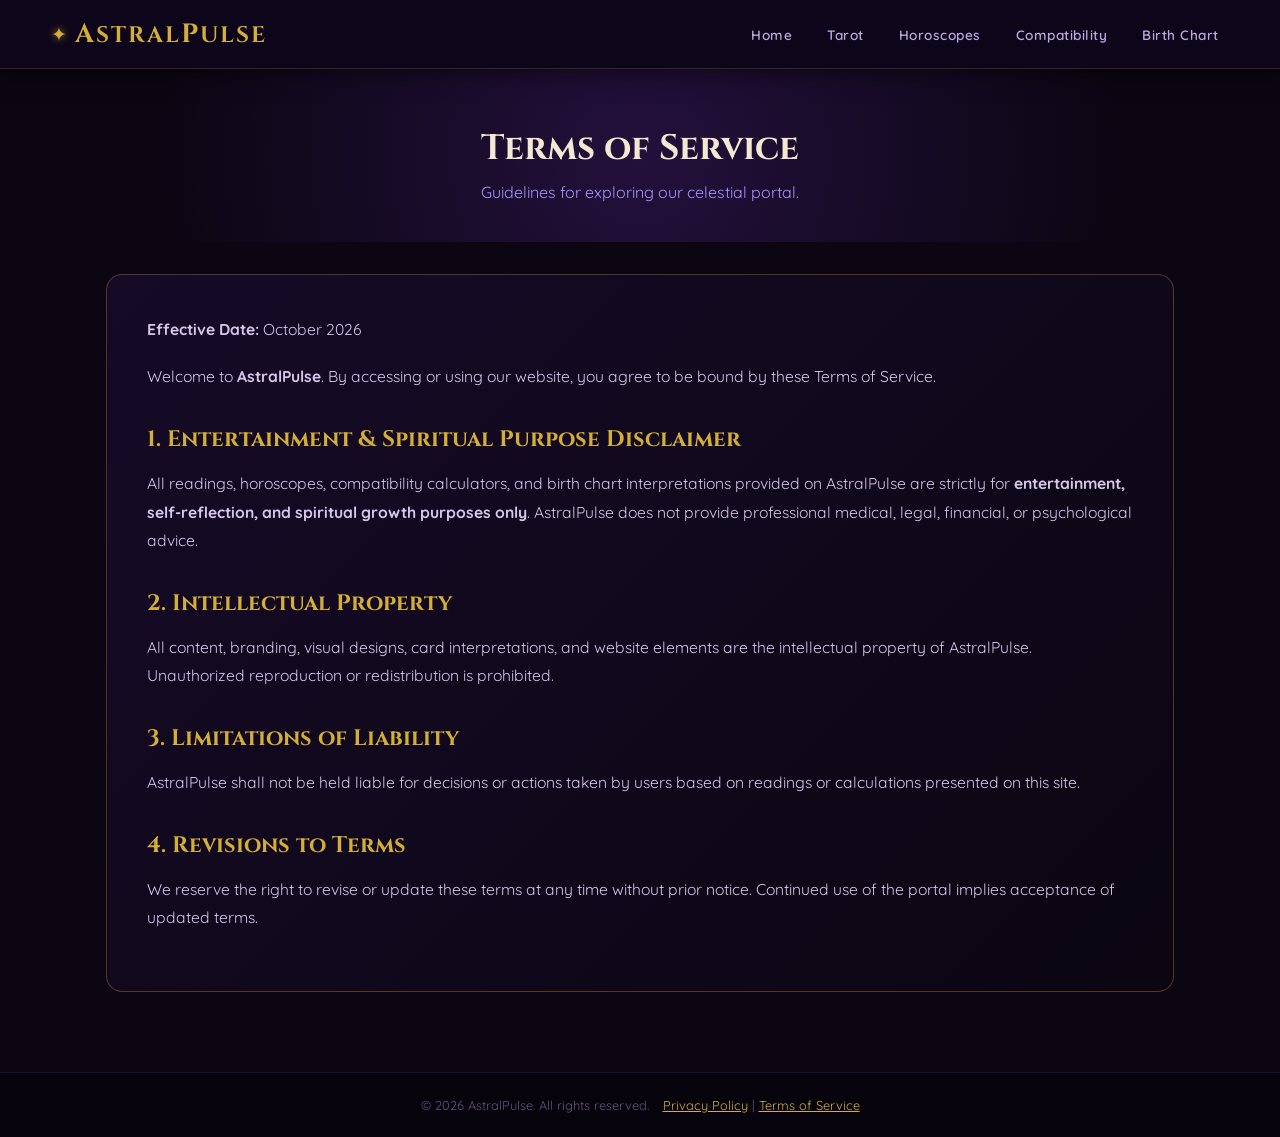
<file: terms.html>
﻿<!DOCTYPE html>
<html lang="en">
<head>
    <meta charset="UTF-8">
    <meta name="viewport" content="width=device-width, initial-scale=1.0">
    <title>Terms of Service - AstralPulse</title>
    <link rel="preconnect" href="https://fonts.googleapis.com">
    <link rel="preconnect" href="https://fonts.gstatic.com" crossorigin>
    <link href="https://fonts.googleapis.com/css2?family=Cinzel:wght@400;600;700&family=Quicksand:wght@300;400;600&display=swap" rel="stylesheet">
    <link rel="stylesheet" href="style.css">
    <script async src="https://pagead2.googlesyndication.com/pagead/js/adsbygoogle.js?client=ca-pub-5930314227808889"
     crossorigin="anonymous"></script>
    <style>
        .legal-content {
            background: linear-gradient(135deg, rgba(23, 11, 41, 0.95), rgba(11, 6, 18, 0.98));
            border: 1px solid rgba(212, 175, 55, 0.3);
            border-radius: 16px;
            padding: 2.5rem;
            color: #e0d8f0;
            line-height: 1.8;
            margin-bottom: 3rem;
        }

            .legal-content h3 {
                font-family: 'Cinzel', serif;
                color: #d4af37;
                font-size: 1.4rem;
                margin-top: 1.8rem;
                margin-bottom: 0.6rem;
            }

            .legal-content p {
                font-family: 'Quicksand', sans-serif;
                font-size: 0.98rem;
                margin-bottom: 1.2rem;
                color: #d6c7eb;
            }
    </style>
</head>
<body>

    <!-- Header & Navigation -->
    <header class="navbar">
        <div class="logo">
            <a href="index.html">
                <span class="logo-symbol">✦</span>
                <h1><span class="brand-cap">A</span>STRAL<span class="brand-cap">P</span>ULSE</h1>
            </a>
        </div>
        <nav>
            <ul>
                <li><a href="index.html">Home</a></li>
                <li><a href="tarot.html">Tarot</a></li>
                <li><a href="horoscopes.html">Horoscopes</a></li>
                <li><a href="compatibility.html">Compatibility</a></li>
                <li><a href="birthchart.html">Birth Chart</a></li>
            </ul>
        </nav>
    </header>

    <section class="hero">
        <h2>Terms of Service</h2>
        <p>Guidelines for exploring our celestial portal.</p>
    </section>

    <main class="container">
        <div class="legal-content">
            <p><strong>Effective Date:</strong> October 2026</p>
            <p>Welcome to <strong>AstralPulse</strong>. By accessing or using our website, you agree to be bound by these Terms of Service.</p>

            <h3>1. Entertainment & Spiritual Purpose Disclaimer</h3>
            <p>All readings, horoscopes, compatibility calculators, and birth chart interpretations provided on AstralPulse are strictly for <strong>entertainment, self-reflection, and spiritual growth purposes only</strong>. AstralPulse does not provide professional medical, legal, financial, or psychological advice.</p>

            <h3>2. Intellectual Property</h3>
            <p>All content, branding, visual designs, card interpretations, and website elements are the intellectual property of AstralPulse. Unauthorized reproduction or redistribution is prohibited.</p>

            <h3>3. Limitations of Liability</h3>
            <p>AstralPulse shall not be held liable for decisions or actions taken by users based on readings or calculations presented on this site.</p>

            <h3>4. Revisions to Terms</h3>
            <p>We reserve the right to revise or update these terms at any time without prior notice. Continued use of the portal implies acceptance of updated terms.</p>
        </div>
    </main>

    <!-- Footer -->
    <footer>
        <p>&copy; 2026 AstralPulse. All rights reserved. <a href="privacy.html" style="color: #d4af37; text-decoration: underline; margin-left: 10px;">Privacy Policy</a> | <a href="terms.html" style="color: #d4af37; text-decoration: underline;">Terms of Service</a></p>
    </footer>

</body>
</html>
</file>
<file: style.css>
/* ==========================================================================
   AstralPulse - Main Stylesheet (Nihai & Mobil Uyumlu Betik)
   ========================================================================== */

* {
    margin: 0;
    padding: 0;
    box-sizing: border-box;
}

body {
    background: #0b0612;
    color: #e5d9f2;
    font-family: 'Quicksand', sans-serif;
    min-height: 100vh;
    display: flex;
    flex-direction: column;
    overflow-x: hidden;
}

/* 1. Enhanced Navbar & Header */
.navbar {
    display: flex;
    justify-content: space-between;
    align-items: center;
    padding: 1rem 4%;
    background: rgba(14, 6, 28, 0.95);
    border-bottom: 1px solid rgba(212, 175, 55, 0.2);
    position: sticky;
    top: 0;
    z-index: 1000;
    backdrop-filter: blur(12px);
    box-shadow: 0 4px 20px rgba(0, 0, 0, 0.5);
}

.logo a {
    display: flex;
    align-items: center;
    gap: 8px;
    text-decoration: none;
}

.logo-symbol {
    color: #d4af37;
    font-size: 1.2rem;
    text-shadow: 0 0 8px rgba(212, 175, 55, 0.8);
}

.logo h1 {
    font-family: 'Cinzel', serif;
    color: #d4af37;
    font-size: 1.4rem;
    letter-spacing: 2px;
    font-weight: 700;
}

    /* A ve P harflerini b�y�k g�stermek i�in eklenen kural[cite: 6] */
    .logo h1 span.brand-cap {
        font-size: 1.18em;
    }

.navbar nav ul {
    display: flex;
    list-style: none;
    gap: 15px;
    align-items: center;
}

.navbar nav a {
    color: #bfa8e0;
    text-decoration: none;
    font-size: 0.85rem;
    font-weight: 600;
    letter-spacing: 0.5px;
    padding: 6px 10px;
    border-radius: 20px;
    transition: all 0.3s ease;
}

    .navbar nav a:hover {
        color: #f3e9d2;
        background: rgba(165, 148, 253, 0.15);
    }

    .navbar nav a.active {
        color: #d4af37;
        background: rgba(212, 175, 55, 0.12);
        border: 1px solid rgba(212, 175, 55, 0.3);
        box-shadow: 0 0 10px rgba(212, 175, 55, 0.2);
    }

/* 2. Hero Section */
.hero {
    text-align: center;
    padding: 3.5rem 1rem 2.5rem 1rem;
    background: radial-gradient(circle at center, #23103c 0%, #0b0612 75%);
}

    .hero h2 {
        font-family: 'Cinzel', serif;
        font-size: 2.2rem;
        color: #f3e9d2;
        margin-bottom: 10px;
    }

    .hero p {
        color: #a594fd;
        font-size: 1rem;
        max-width: 600px;
        margin: 0 auto;
    }

/* 3. Container & Layout */
.container {
    max-width: 1100px;
    margin: 0 auto;
    padding: 2rem 1rem;
    flex: 1;
    width: 100%;
}

.section-title {
    text-align: center;
    margin-bottom: 2.5rem;
    padding: 0 10px;
}

    .section-title h2 {
        font-family: 'Cinzel', serif;
        color: #d4af37;
        font-size: 1.8rem;
    }

    .section-title p {
        color: #8c7ab3;
        font-size: 0.95rem;
    }

/* 4. Homepage Features Grid */
.features-grid {
    display: grid;
    grid-template-columns: repeat(auto-fit, minmax(240px, 1fr));
    gap: 25px;
    margin-top: 1rem;
}

.feature-card {
    background: #160c29;
    border: 1px solid #3b1d6e;
    border-radius: 15px;
    padding: 30px 20px;
    text-align: center;
    display: flex;
    flex-direction: column;
    justify-content: space-between;
    transition: transform 0.3s ease, box-shadow 0.3s ease;
}

    .feature-card:hover {
        transform: translateY(-8px);
        box-shadow: 0 0 25px rgba(212, 175, 55, 0.3);
        border-color: #d4af37;
    }

.feature-icon {
    font-size: 3.5rem;
    margin-bottom: 15px;
}

.feature-card h3 {
    font-family: 'Cinzel', serif;
    color: #d4af37;
    font-size: 1.25rem;
    margin-bottom: 12px;
}

.feature-card p {
    color: #d6c7eb;
    font-size: 0.9rem;
    line-height: 1.5;
    margin-bottom: 25px;
}

.cta-button {
    display: inline-block;
    padding: 12px 20px;
    background: linear-gradient(135deg, #2c1654, #4a218c);
    color: #d4af37;
    text-decoration: none;
    border: 1px solid #d4af37;
    border-radius: 25px;
    font-family: 'Cinzel', serif;
    font-weight: 600;
    font-size: 0.85rem;
    letter-spacing: 1px;
    transition: all 0.3s ease;
    cursor: pointer;
    text-align: center;
}

    .cta-button:hover {
        background: #d4af37;
        color: #0b0612;
        box-shadow: 0 0 15px rgba(212, 175, 55, 0.8);
    }

/* 5. Tarot Deck & Cards */
.tarot-deck {
    display: flex;
    justify-content: center;
    flex-wrap: wrap;
    gap: 30px;
    margin-bottom: 3rem;
}

.tarot-item-wrapper {
    display: flex;
    flex-direction: column;
    align-items: center;
    width: 210px;
}

.tarot-card-container {
    width: 100%;
    height: 350px;
    perspective: 1000px;
    cursor: pointer;
    border-radius: 15px;
    transition: box-shadow 0.4s ease;
}

    .tarot-card-container.selected {
        box-shadow: 0 0 25px 5px rgba(212, 175, 55, 0.7), 0 0 50px 15px rgba(165, 148, 253, 0.4);
    }

.tarot-card {
    width: 100%;
    height: 100%;
    position: relative;
    transform-style: preserve-3d;
    transition: transform 0.8s cubic-bezier(0.175, 0.885, 0.32, 1.275);
    border-radius: 15px;
    box-shadow: 0 10px 25px rgba(0, 0, 0, 0.6);
}

.tarot-card-container.flipped .tarot-card {
    transform: rotateY(180deg);
}

.card-face {
    position: absolute;
    width: 100%;
    height: 100%;
    backface-visibility: hidden;
    border-radius: 15px;
    border: 2px solid #3b1d6e;
    display: flex;
    flex-direction: column;
    align-items: center;
    justify-content: center;
}

.card-back {
    background: linear-gradient(135deg, #180930, #2d1254);
    color: #d4af37;
}

.back-pattern {
    font-size: 3.5rem;
    margin-bottom: 10px;
    text-shadow: 0 0 10px #d4af37;
}

.card-back span {
    font-size: 0.85rem;
    color: #a594fd;
    text-transform: uppercase;
    letter-spacing: 1px;
}

.card-front {
    background: #170d2b;
    color: #f3e9d2;
    transform: rotateY(180deg);
    padding: 15px;
    justify-content: space-between;
}

.card-image-placeholder {
    width: 100%;
    height: 230px;
    background: #251442;
    border-radius: 10px;
    display: flex;
    align-items: center;
    justify-content: center;
    border: 1px solid #3b1d6e;
}

    .card-image-placeholder .symbol {
        font-size: 4rem;
    }

.card-front h3 {
    font-family: 'Cinzel', serif;
    color: #d4af37;
    font-size: 1rem;
    margin-top: 10px;
    text-align: center;
}

.tarot-item-wrapper .card-detail-box {
    display: none;
    width: 100%;
    background: #160c29;
    border: 1px solid #3b1d6e;
    border-radius: 12px;
    padding: 15px;
    margin-top: 15px;
    box-shadow: 0 5px 15px rgba(0,0,0,0.3);
    animation: fadeIn 0.5s ease-in-out;
}

    .tarot-item-wrapper .card-detail-box.active {
        display: block;
    }

.card-detail-box h3 {
    font-family: 'Cinzel', serif;
    color: #d4af37;
    margin-bottom: 10px;
    border-bottom: 1px solid #2c1654;
    padding-bottom: 6px;
    font-size: 1rem;
}

.card-detail-box p {
    line-height: 1.5;
    margin-bottom: 8px;
    font-size: 0.9rem;
    color: #d6c7eb;
}

/* 6. Horoscope Grid & Focus View */
.horoscope-grid {
    display: grid;
    grid-template-columns: repeat(auto-fit, minmax(160px, 1fr));
    gap: 15px;
    justify-content: center;
}

.horoscope-card {
    background: #160c29;
    border: 1px solid #3b1d6e;
    border-radius: 15px;
    padding: 20px 10px;
    text-align: center;
    cursor: pointer;
    transition: all 0.3s ease;
    box-shadow: 0 5px 15px rgba(0,0,0,0.4);
}

    .horoscope-card:hover {
        transform: translateY(-4px);
        border-color: #d4af37;
        box-shadow: 0 0 20px rgba(212, 175, 55, 0.3);
    }

.zodiac-symbol {
    font-size: 2.8rem;
    margin-bottom: 8px;
}

.horoscope-card h3 {
    font-family: 'Cinzel', serif;
    color: #d4af37;
    font-size: 1rem;
    margin-bottom: 4px;
}

.zodiac-date {
    font-size: 0.75rem;
    color: #a594fd;
}

.selected-horoscope-container {
    display: none;
    max-width: 700px;
    margin: 0 auto;
    animation: fadeIn 0.5s ease-in-out;
}

    .selected-horoscope-container.active {
        display: block;
    }

.back-btn {
    margin-bottom: 20px;
    width: 100%;
    max-width: 220px;
}

.horoscope-focus-card {
    background: #160c29;
    border: 2px solid #d4af37;
    border-radius: 15px;
    padding: 20px;
    text-align: center;
    margin-bottom: 25px;
    box-shadow: 0 0 25px rgba(212, 175, 55, 0.4);
}

.horoscope-texts-stack {
    display: flex;
    flex-direction: column;
    gap: 20px;
}

.h-text-box {
    background: #160c29;
    border: 1px solid #3b1d6e;
    border-radius: 12px;
    padding: 18px;
    box-shadow: 0 5px 15px rgba(0,0,0,0.3);
}

    .h-text-box h3 {
        font-family: 'Cinzel', serif;
        color: #d4af37;
        margin-bottom: 10px;
        border-bottom: 1px solid #2c1654;
        padding-bottom: 6px;
        font-size: 1.05rem;
    }

    .h-text-box p {
        line-height: 1.6;
        font-size: 0.95rem;
        color: #d6c7eb;
    }

/* 7. Card & Details Containers */
.card-details-container {
    max-width: 700px;
    margin: 0 auto;
    display: flex;
    flex-direction: column;
    gap: 15px;
}

.card-detail-box {
    display: none;
    background: #160c29;
    border: 1px solid #3b1d6e;
    border-radius: 12px;
    padding: 18px;
    box-shadow: 0 5px 15px rgba(0, 0, 0, 0.3);
    animation: fadeIn 0.5s ease-in-out;
}

    .card-detail-box.active {
        display: block;
    }

    .card-detail-box h3 {
        font-family: 'Cinzel', serif;
        color: #d4af37;
        margin-bottom: 10px;
        border-bottom: 1px solid #2c1654;
        padding-bottom: 6px;
        font-size: 1.05rem;
    }

    .card-detail-box p {
        line-height: 1.6;
        margin-bottom: 8px;
        font-size: 0.9rem;
        color: #d6c7eb;
    }

/* 8. Zodiac Compatibility & Birth Chart Styles */
.compatibility-card {
    max-width: 650px;
    margin: 0 auto;
    background: #160c29;
    border: 1px solid #3b1d6e;
    border-radius: 20px;
    padding: 25px 20px;
    text-align: center;
    box-shadow: 0 10px 30px rgba(0, 0, 0, 0.5);
}

.signs-selection {
    display: flex;
    align-items: center;
    justify-content: space-around;
    gap: 15px;
    margin-bottom: 25px;
    flex-wrap: wrap;
}

.birth-form-grid {
    display: grid;
    grid-template-columns: repeat(auto-fit, minmax(240px, 1fr));
    gap: 15px;
    text-align: left;
}

.select-group {
    display: flex;
    flex-direction: column;
    gap: 8px;
    flex: 1;
    min-width: 140px;
}

    .select-group label {
        font-family: 'Cinzel', serif;
        color: #d4af37;
        font-size: 0.9rem;
    }

    .select-group select, .birth-input {
        background: #23103c;
        color: #f3e9d2;
        border: 1px solid #3b1d6e;
        padding: 12px;
        border-radius: 10px;
        font-size: 0.95rem;
        font-family: 'Quicksand', sans-serif;
        outline: none;
        cursor: pointer;
        width: 100%;
    }

.heart-divider {
    font-size: 1.8rem;
    animation: pulse 1.5s infinite alternate;
}

.calculate-btn {
    width: 100%;
    max-width: 280px;
    margin: 0 auto;
    font-size: 0.95rem;
    padding: 12px 20px;
}

.result-box {
    display: none;
    margin-top: 25px;
    padding-top: 20px;
    border-top: 1px solid #2c1654;
    animation: fadeIn 0.6s ease-in-out;
}

    .result-box.active {
        display: block;
    }

.percentage-badge {
    font-size: 3rem;
    font-family: 'Cinzel', serif;
    color: #d4af37;
    margin: 10px 0;
    text-shadow: 0 0 15px rgba(212, 175, 55, 0.5);
}

.result-box p {
    color: #d6c7eb;
    line-height: 1.6;
    font-size: 0.95rem;
}

/* 9. Mystic Chat Window Styles */
.chat-window {
    max-width: 750px;
    margin: 0 auto;
    background: #160c29;
    border: 1px solid #3b1d6e;
    border-radius: 20px;
    display: flex;
    flex-direction: column;
    height: 480px;
    box-shadow: 0 10px 30px rgba(0, 0, 0, 0.5);
    overflow: hidden;
}

.chat-messages {
    flex: 1;
    padding: 15px;
    overflow-y: auto;
    display: flex;
    flex-direction: column;
    gap: 12px;
}

.message {
    max-width: 85%;
    padding: 12px 16px;
    border-radius: 15px;
    line-height: 1.5;
    font-size: 0.9rem;
    animation: fadeIn 0.4s ease-in-out;
}

.oracle-msg {
    background: #23103c;
    color: #f3e9d2;
    border: 1px solid #3b1d6e;
    align-self: flex-start;
    border-top-left-radius: 3px;
}

.user-msg {
    background: linear-gradient(135deg, #2c1654, #4a218c);
    color: #d4af37;
    border: 1px solid #d4af37;
    align-self: flex-end;
    border-top-right-radius: 3px;
}

.chat-input-area {
    display: flex;
    padding: 12px 15px;
    background: #0b0612;
    border-top: 1px solid #2c1654;
    gap: 10px;
}

    .chat-input-area input {
        flex: 1;
        background: #160c29;
        color: #f3e9d2;
        border: 1px solid #3b1d6e;
        padding: 10px 15px;
        border-radius: 25px;
        font-size: 0.9rem;
        font-family: 'Quicksand', sans-serif;
        outline: none;
    }

        .chat-input-area input:focus {
            border-color: #d4af37;
        }

.send-btn {
    padding: 10px 18px;
    font-size: 0.8rem;
}

/* 10. Footer */
footer {
    text-align: center;
    padding: 1.5rem;
    background: #07030c;
    color: #655480;
    font-size: 0.8rem;
    border-top: 1px solid #1c0e36;
    margin-top: auto;
}

/* 11. Animations & Media Queries */
@keyframes fadeIn {
    from {
        opacity: 0;
        transform: translateY(10px);
    }

    to {
        opacity: 1;
        transform: translateY(0);
    }
}

@keyframes pulse {
    0% {
        transform: scale(1);
    }

    100% {
        transform: scale(1.15);
    }
}

/* --- MOBILE NAVBAR & RESPONSIVE OPTIMIZATION --- */
@media screen and (max-width: 768px) {
    .navbar {
        flex-direction: column;
        padding: 0.8rem 1rem;
        gap: 10px;
    }

    .logo h1 {
        font-size: 1.35rem;
    }

    .navbar nav {
        width: 100%;
        overflow-x: auto;
        padding-bottom: 4px;
        -webkit-overflow-scrolling: touch;
    }

        .navbar nav ul {
            justify-content: flex-start;
            gap: 8px;
            width: max-content;
            margin: 0 auto;
        }

        .navbar nav a {
            font-size: 0.8rem;
            padding: 5px 8px;
            white-space: nowrap;
        }

    .hero {
        padding: 2.2rem 1rem 1.5rem 1rem;
    }

        .hero h2 {
            font-size: 1.6rem;
        }

        .hero p {
            font-size: 0.85rem;
        }

    .section-title h2 {
        font-size: 1.4rem;
    }

    .tarot-deck {
        flex-direction: column;
        align-items: center;
        gap: 25px;
    }

    .tarot-item-wrapper {
        width: 100%;
        max-width: 280px;
    }

    .tarot-card-container {
        width: 100%;
        height: 330px;
    }

    .horoscope-grid {
        grid-template-columns: repeat(2, 1fr);
        gap: 10px;
    }

    .compatibility-card {
        padding: 20px 12px;
    }

    .signs-selection, .birth-form-grid {
        flex-direction: column;
        grid-template-columns: 1fr;
        gap: 10px;
    }

    .select-group {
        width: 100%;
    }

    .chat-window {
        height: 400px;
        border-radius: 12px;
    }
    /* ==========================================================================
   AstralPulse - AdSense Banner & Native Ad Containers
   ========================================================================== */
    .ad-slot-container {
        width: 100%;
        max-width: 728px;
        margin: 35px auto 15px auto;
        padding: 12px;
        background: rgba(26, 15, 46, 0.4);
        border: 1px dashed rgba(212, 175, 55, 0.25);
        border-radius: 12px;
        text-align: center;
        box-sizing: border-box;
        transition: all 0.3s ease;
    }

        .ad-slot-container:hover {
            border-color: rgba(212, 175, 55, 0.5);
            background: rgba(26, 15, 46, 0.6);
        }

    .ad-disclaimer {
        font-size: 0.7rem;
        color: #a594fd;
        text-transform: uppercase;
        letter-spacing: 1.2px;
        margin-bottom: 8px;
        display: block;
        opacity: 0.8;
    }

    /* AdSense Onay S�recindeki �nizleme / Placeholder G�r�n�m� */
    .ad-placeholder {
        display: flex;
        align-items: center;
        justify-content: center;
        min-height: 90px;
        color: #8c7abf;
        font-size: 0.85rem;
        letter-spacing: 0.5px;
    }
}
</file>
